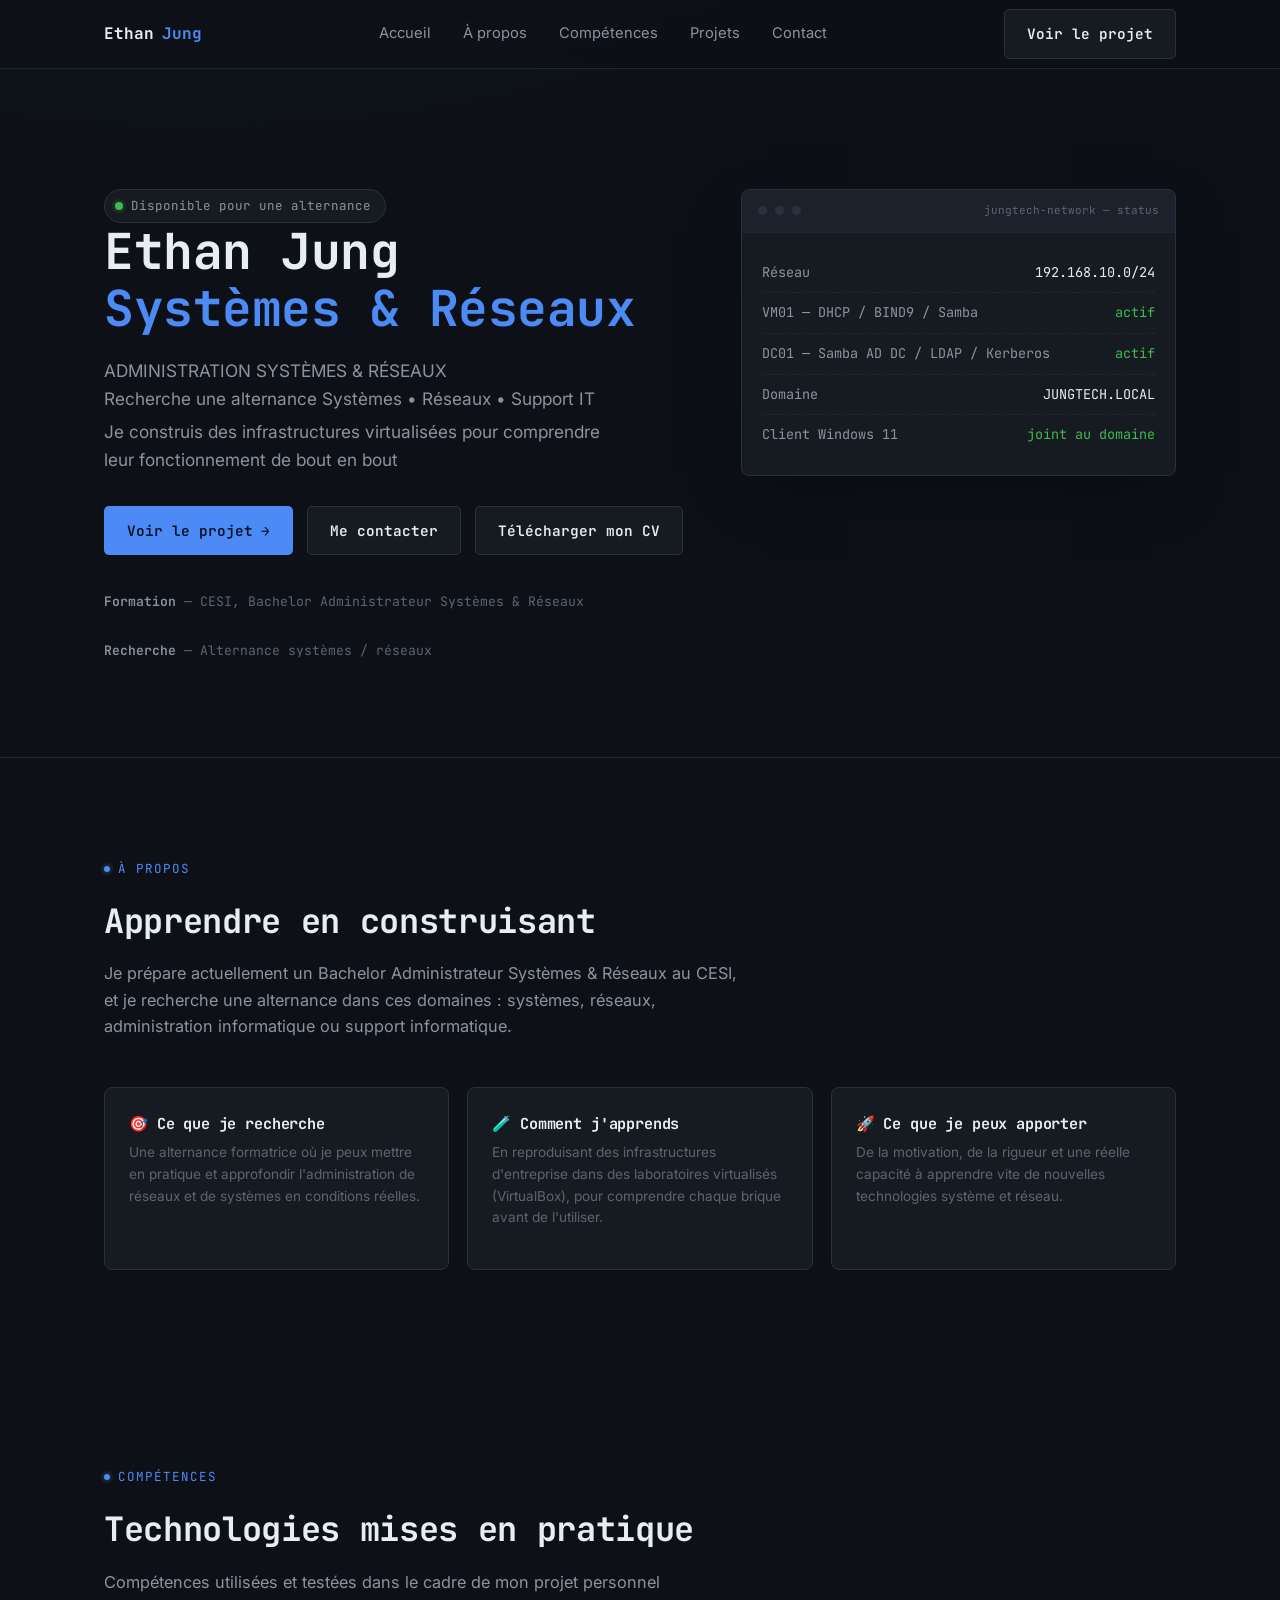
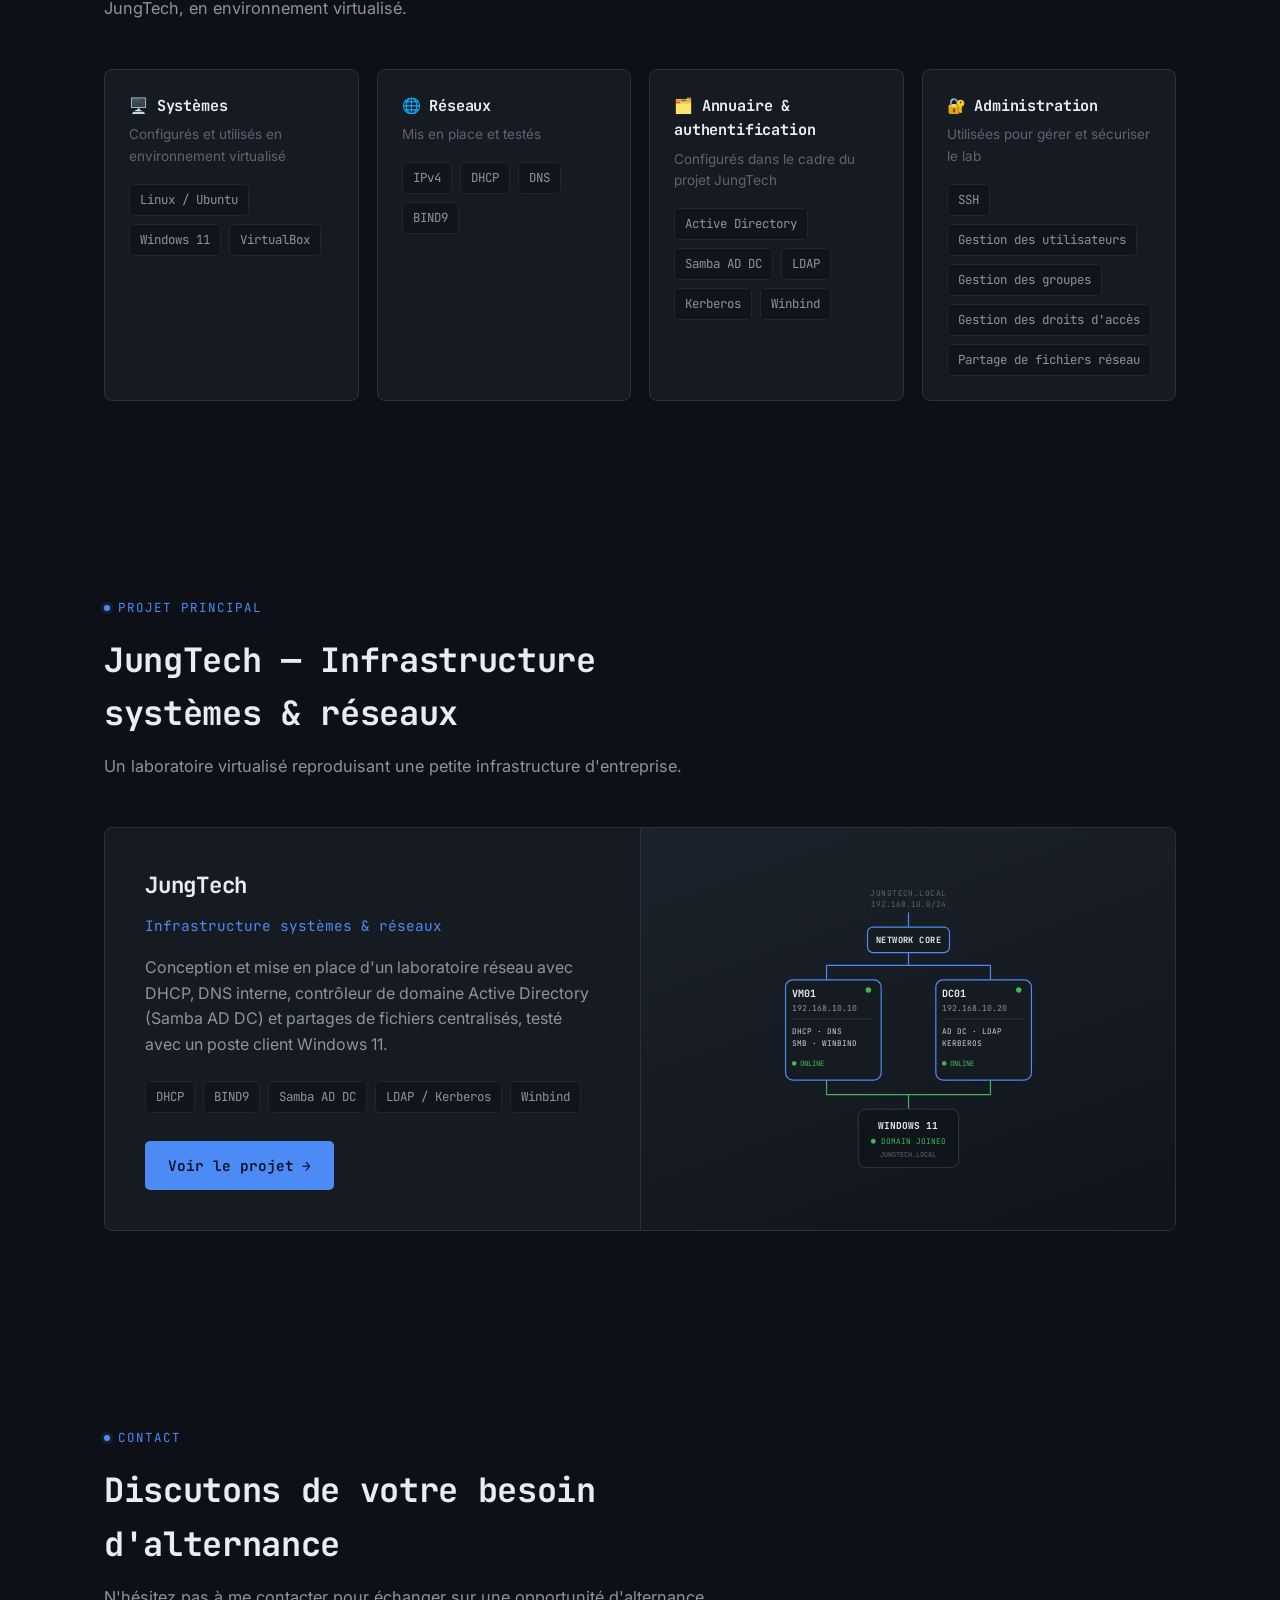
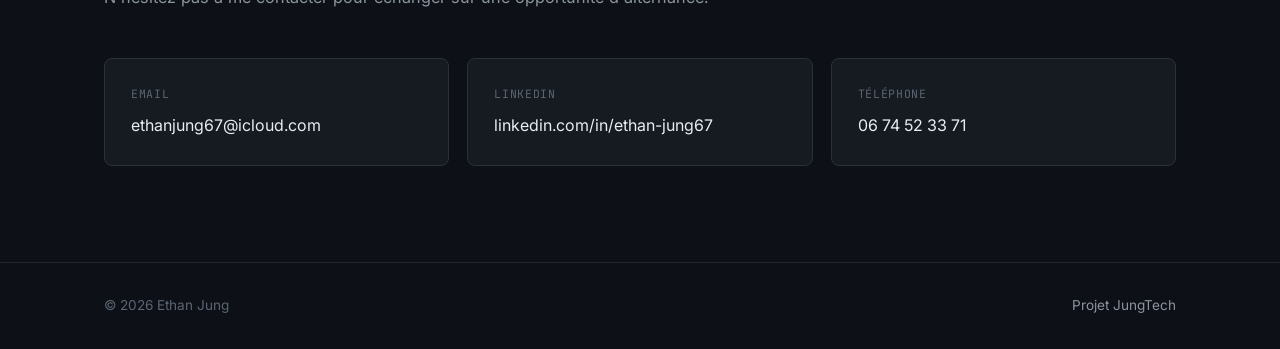
<file: index.html>
<!DOCTYPE html>
<html lang="fr">
<head>
<link rel="icon" type="image/svg+xml" href="favicon.svg">
<link rel="icon" type="image/png" sizes="32x32" href="favicon-32.png">
<link rel="apple-touch-icon" href="apple-touch-icon.png">
<meta charset="UTF-8">
<meta name="viewport" content="width=device-width, initial-scale=1.0">
<title>Ethan Jung — Portfolio Systèmes &amp; Réseaux</title>
<meta name="description" content="Portfolio d'Ethan Jung, à la recherche d'une alternance en systèmes et réseaux. Projet JungTech : infrastructure Active Directory, DHCP, DNS et partages Samba.">
<link rel="preconnect" href="https://fonts.googleapis.com">
<link rel="preconnect" href="https://fonts.gstatic.com" crossorigin>
<link href="https://fonts.googleapis.com/css2?family=Inter:wght@400;500;600;700&family=JetBrains+Mono:wght@500;700&display=swap" rel="stylesheet">
<link rel="stylesheet" href="style.css">
</head>
<body>
<header class="site-header">
  <nav class="nav container" id="nav">
    <a href="index.html" class="logo">Ethan<span>Jung</span></a>
    <ul class="nav-links">
      <li><a href="#accueil">Accueil</a></li>
      <li><a href="#a-propos">À propos</a></li>
      <li><a href="#competences">Compétences</a></li>
      <li><a href="#projets">Projets</a></li>
      <li><a href="#contact">Contact</a></li>
    </ul>
    <div class="nav-cta">
      <a href="Infra-Reseau.html" class="btn btn-outline">Voir le projet</a>
    </div>
    <button class="nav-toggle" id="navToggle" aria-label="Ouvrir le menu" aria-expanded="false">
      <span></span><span></span><span></span>
    </button>
  </nav>
</header>

<main>

  <!-- ============ HERO ============ -->
  <section class="hero" id="accueil">
    <div class="container hero-grid">
      <div>
        <div class="status-pill">
          <span class="status-dot"></span>
          Disponible pour une alternance
        </div>
        <h1>Ethan Jung<br><span class="accent">Systèmes &amp; Réseaux</span></h1>
        <p class="hero-lead" style="margin-bottom: 6px;">
          ADMINISTRATION SYSTÈMES &amp; RÉSEAUX<br>
          Recherche une alternance Systèmes • Réseaux • Support IT
        </p>
        <p class="hero-lead">
          Je construis des infrastructures virtualisées pour comprendre leur fonctionnement de bout en bout
        </p>
        <div class="hero-actions">
          <a href="Infra-Reseau.html" class="btn btn-primary">
            Voir le projet <span class="btn-arrow">→</span>
          </a>
          <a href="#contact" class="btn btn-outline">Me contacter</a>
          <a href="CV JUNG Ethan Alternance 2026.pdf" class="btn btn-outline" download>Télécharger mon CV</a>
        </div>
        <div class="hero-meta">
          <span><strong>Formation</strong> — CESI, Bachelor Administrateur Systèmes &amp; Réseaux</span>
          <span><strong>Recherche</strong> — Alternance systèmes / réseaux</span>
        </div>
      </div>

      <div class="hero-panel" aria-hidden="true">
        <div class="hero-panel-bar">
          <span class="dot"></span><span class="dot"></span><span class="dot"></span>
          <span class="label">jungtech-network — status</span>
        </div>
        <div class="hero-panel-body">
          <div class="hero-panel-row"><span>Réseau</span><span class="val">192.168.10.0/24</span></div>
          <div class="hero-panel-row"><span>VM01 — DHCP / BIND9 / Samba</span><span class="val ok">actif</span></div>
          <div class="hero-panel-row"><span>DC01 — Samba AD DC / LDAP / Kerberos</span><span class="val ok">actif</span></div>
          <div class="hero-panel-row"><span>Domaine</span><span class="val">JUNGTECH.LOCAL</span></div>
          <div class="hero-panel-row"><span>Client Windows 11</span><span class="val ok">joint au domaine</span></div>
        </div>
      </div>
    </div>
  </section>

  <!-- ============ À PROPOS ============ -->
  <section id="a-propos">
    <div class="container">
      <div class="eyebrow">À propos</div>
      <div class="section-intro">
        <h2>Apprendre en construisant</h2>
        <p>
          Je prépare actuellement un Bachelor Administrateur Systèmes &amp; Réseaux au CESI,
          et je recherche une alternance dans ces domaines : systèmes, réseaux, administration
          informatique ou support informatique.
        </p>
      </div>
      <div class="skills-grid">
        <div class="skill-card">
          <h3>🎯 Ce que je recherche</h3>
          <p class="cat-desc">
            Une alternance formatrice où je peux mettre en pratique et approfondir
            l'administration de réseaux et de systèmes en conditions réelles.
          </p>
        </div>
        <div class="skill-card">
          <h3>🧪 Comment j'apprends</h3>
          <p class="cat-desc">
            En reproduisant des infrastructures d'entreprise dans des laboratoires
            virtualisés (VirtualBox), pour comprendre chaque brique avant de l'utiliser.
          </p>
        </div>
        <div class="skill-card">
          <h3>🚀 Ce que je peux apporter</h3>
          <p class="cat-desc">
            De la motivation, de la rigueur et une réelle capacité à apprendre vite
            de nouvelles technologies système et réseau.
          </p>
        </div>
      </div>
    </div>
  </section>

  <!-- ============ COMPÉTENCES ============ -->
  <section id="competences">
    <div class="container">
      <div class="eyebrow">Compétences</div>
      <div class="section-intro">
        <h2>Technologies mises en pratique</h2>
        <p>
          Compétences utilisées et testées dans le cadre de mon projet personnel
          JungTech, en environnement virtualisé.
        </p>
      </div>

      <div class="skills-grid">
        <div class="skill-card">
          <h3>🖥️ Systèmes</h3>
          <p class="cat-desc">Configurés et utilisés en environnement virtualisé</p>
          <div class="skill-tags">
            <span class="skill-tag">Linux / Ubuntu</span>
            <span class="skill-tag">Windows 11</span>
            <span class="skill-tag">VirtualBox</span>
          </div>
        </div>

        <div class="skill-card">
          <h3>🌐 Réseaux</h3>
          <p class="cat-desc">Mis en place et testés</p>
          <div class="skill-tags">
            <span class="skill-tag">IPv4</span>
            <span class="skill-tag">DHCP</span>
            <span class="skill-tag">DNS</span>
            <span class="skill-tag">BIND9</span>
          </div>
        </div>

        <div class="skill-card">
          <h3>🗂️ Annuaire &amp; authentification</h3>
          <p class="cat-desc">Configurés dans le cadre du projet JungTech</p>
          <div class="skill-tags">
            <span class="skill-tag">Active Directory</span>
            <span class="skill-tag">Samba AD DC</span>
            <span class="skill-tag">LDAP</span>
            <span class="skill-tag">Kerberos</span>
            <span class="skill-tag">Winbind</span>
          </div>
        </div>

        <div class="skill-card">
          <h3>🔐 Administration</h3>
          <p class="cat-desc">Utilisées pour gérer et sécuriser le lab</p>
          <div class="skill-tags">
            <span class="skill-tag">SSH</span>
            <span class="skill-tag">Gestion des utilisateurs</span>
            <span class="skill-tag">Gestion des groupes</span>
            <span class="skill-tag">Gestion des droits d'accès</span>
            <span class="skill-tag">Partage de fichiers réseau</span>
          </div>
        </div>
      </div>
    </div>
  </section>

  <!-- ============ PROJETS ============ -->
  <section id="projets">
    <div class="container">
      <div class="eyebrow">Projet principal</div>
      <div class="section-intro">
        <h2>JungTech — Infrastructure systèmes &amp; réseaux</h2>
        <p>Un laboratoire virtualisé reproduisant une petite infrastructure d'entreprise.</p>
      </div>

      <div class="project-card">
        <div class="project-card-content">
          <h3>JungTech</h3>
          <div class="subtitle">Infrastructure systèmes &amp; réseaux</div>
          <p>
            Conception et mise en place d'un laboratoire réseau avec DHCP, DNS interne,
            contrôleur de domaine Active Directory (Samba AD DC) et partages de fichiers
            centralisés, testé avec un poste client Windows 11.
          </p>
          <div class="project-tags">
            <span class="skill-tag">DHCP</span>
            <span class="skill-tag">BIND9</span>
            <span class="skill-tag">Samba AD DC</span>
            <span class="skill-tag">LDAP / Kerberos</span>
            <span class="skill-tag">Winbind</span>
          </div>
          <div>
            <a href="Infra-Reseau.html" class="btn btn-primary">
              Voir le projet <span class="btn-arrow">→</span>
            </a>
          </div>
        </div>
        <div class="project-visual" aria-hidden="true">
          <svg viewBox="10 2 280 313" xmlns="http://www.w3.org/2000/svg" role="img" aria-label="Architecture JungTech : réseau 192.168.10.0/24 reliant VM01 (DHCP, DNS, SMB, Winbind) et DC01 (AD DC, LDAP, Kerberos) à un client Windows 11 joint au domaine JUNGTECH.LOCAL.">
            <!-- En-tête discret : domaine / réseau -->
            <text x="150" y="12" fill="#5b6572" font-family="JetBrains Mono, monospace" font-size="8.5" text-anchor="middle" letter-spacing="0.5">JUNGTECH.LOCAL</text>
            <text x="150" y="24" fill="#5b6572" font-family="JetBrains Mono, monospace" font-size="8.5" text-anchor="middle">192.168.10.0/24</text>
            <!-- Tronc vers le cœur de réseau -->
            <line x1="150" y1="30" x2="150" y2="46" stroke="#4c8bf5" stroke-width="1.3"></line>
            <!-- Network core -->
            <rect x="105" y="46" width="90" height="28" rx="6" fill="#161b22" stroke="#4c8bf5" stroke-width="1.3"></rect>
            <text x="150" y="64" fill="#e6edf3" font-family="JetBrains Mono, monospace" font-size="9.5" font-weight="700" text-anchor="middle" letter-spacing="0.5">NETWORK CORE</text>
            <!-- Répartition vers VM01 / DC01 -->
            <line x1="150" y1="74" x2="150" y2="88" stroke="#4c8bf5" stroke-width="1.3"></line>
            <line x1="60" y1="88" x2="240" y2="88" stroke="#4c8bf5" stroke-width="1.3"></line>
            <line x1="60" y1="88" x2="60" y2="104" stroke="#4c8bf5" stroke-width="1.3"></line>
            <line x1="240" y1="88" x2="240" y2="104" stroke="#4c8bf5" stroke-width="1.3"></line>
            <!-- Carte VM01 -->
            <rect x="15" y="104" width="105" height="110" rx="8" fill="#161b22" stroke="#4c8bf5" stroke-width="1.3"></rect>
            <circle cx="106" cy="115" r="3" fill="#3fb950"></circle>
            <text x="22" y="123" fill="#e6edf3" font-family="JetBrains Mono, monospace" font-size="11" font-weight="700">VM01</text>
            <text x="22" y="138" fill="#8b949e" font-family="JetBrains Mono, monospace" font-size="9">192.168.10.10</text>
            <line x1="22" y1="147" x2="112" y2="147" stroke="#2a313c" stroke-width="1"></line>
            <text x="22" y="163" fill="#c9d1d9" font-family="JetBrains Mono, monospace" font-size="8.5">DHCP · DNS</text>
            <text x="22" y="177" fill="#c9d1d9" font-family="JetBrains Mono, monospace" font-size="8.5">SMB · WINBIND</text>
            <text x="22" y="199" fill="#3fb950" font-family="JetBrains Mono, monospace" font-size="8">● ONLINE</text>
            <!-- Carte DC01 -->
            <rect x="180" y="104" width="105" height="110" rx="8" fill="#161b22" stroke="#4c8bf5" stroke-width="1.3"></rect>
            <circle cx="271" cy="115" r="3" fill="#3fb950"></circle>
            <text x="187" y="123" fill="#e6edf3" font-family="JetBrains Mono, monospace" font-size="11" font-weight="700">DC01</text>
            <text x="187" y="138" fill="#8b949e" font-family="JetBrains Mono, monospace" font-size="9">192.168.10.20</text>
            <line x1="187" y1="147" x2="277" y2="147" stroke="#2a313c" stroke-width="1"></line>
            <text x="187" y="163" fill="#c9d1d9" font-family="JetBrains Mono, monospace" font-size="8.5">AD DC · LDAP</text>
            <text x="187" y="177" fill="#c9d1d9" font-family="JetBrains Mono, monospace" font-size="8.5">KERBEROS</text>
            <text x="187" y="199" fill="#3fb950" font-family="JetBrains Mono, monospace" font-size="8">● ONLINE</text>
            <!-- Fusion vers le client -->
            <line x1="60" y1="214" x2="60" y2="230" stroke="#3fb950" stroke-width="1.3"></line>
            <line x1="240" y1="214" x2="240" y2="230" stroke="#3fb950" stroke-width="1.3"></line>
            <line x1="60" y1="230" x2="240" y2="230" stroke="#3fb950" stroke-width="1.3"></line>
            <line x1="150" y1="230" x2="150" y2="246" stroke="#3fb950" stroke-width="1.3"></line>
            <!-- Client Windows 11 -->
            <rect x="95" y="246" width="110" height="64" rx="8" fill="#10151c" stroke="#2a313c" stroke-width="1.3"></rect>
            <text x="150" y="268" fill="#e6edf3" font-family="JetBrains Mono, monospace" font-size="10.5" font-weight="700" text-anchor="middle">WINDOWS 11</text>
            <text x="150" y="284" fill="#3fb950" font-family="JetBrains Mono, monospace" font-size="8.5" text-anchor="middle">● DOMAIN JOINED</text>
            <text x="150" y="298" fill="#5b6572" font-family="JetBrains Mono, monospace" font-size="7.5" text-anchor="middle">JUNGTECH.LOCAL</text>
            </svg>
        </div>            
  </section>

  <!-- ============ CONTACT ============ -->
  <section id="contact">
    <div class="container">
      <div class="eyebrow">Contact</div>
      <div class="section-intro">
        <h2>Discutons de votre besoin d'alternance</h2>
        <p>N'hésitez pas à me contacter pour échanger sur une opportunité d'alternance.</p>
      </div>

      <div class="contact-grid">
        <a class="contact-card" href="mailto:ethanjung67@icloud.com">
          <div class="label">Email</div>
          <div class="value">ethanjung67@icloud.com</div>
        </a>
        <a class="contact-card" href="https://www.linkedin.com/in/ethan-jung67/" target="_blank" rel="noopener">
          <div class="label">LinkedIn</div>
          <div class="value">linkedin.com/in/ethan-jung67</div>
        </a>
        <a class="contact-card" href="tel:+33674523371">
          <div class="label">Téléphone</div>
          <div class="value">06 74 52 33 71</div>
        </a>
      </div>
    </div>
  </section>

</main>

<footer class="site-footer">
  <div class="container footer-row">
    <span>© <span id="year"></span> Ethan Jung</span>
    <span><a href="Infra-Reseau.html">Projet JungTech</a></span>
  </div>
</footer>

<script src="script.js"></script>
</body>
</html>
</file>
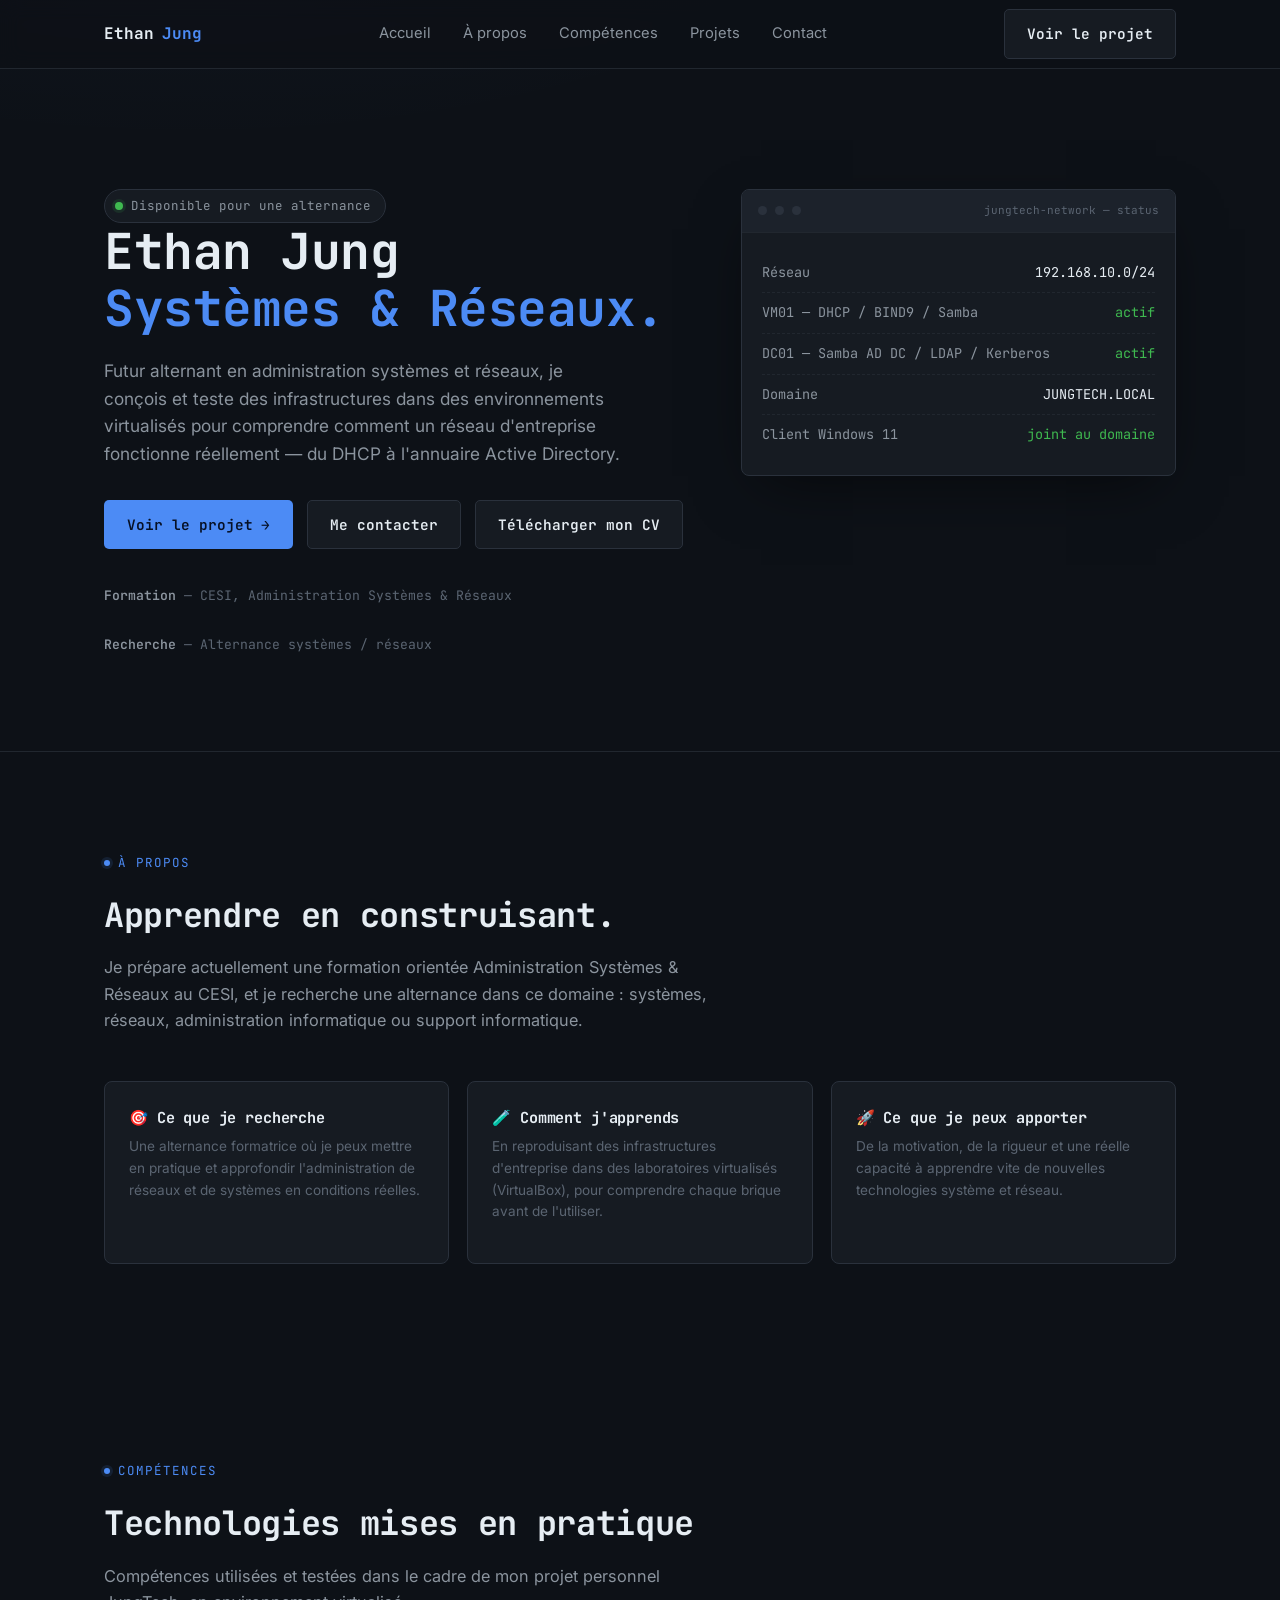
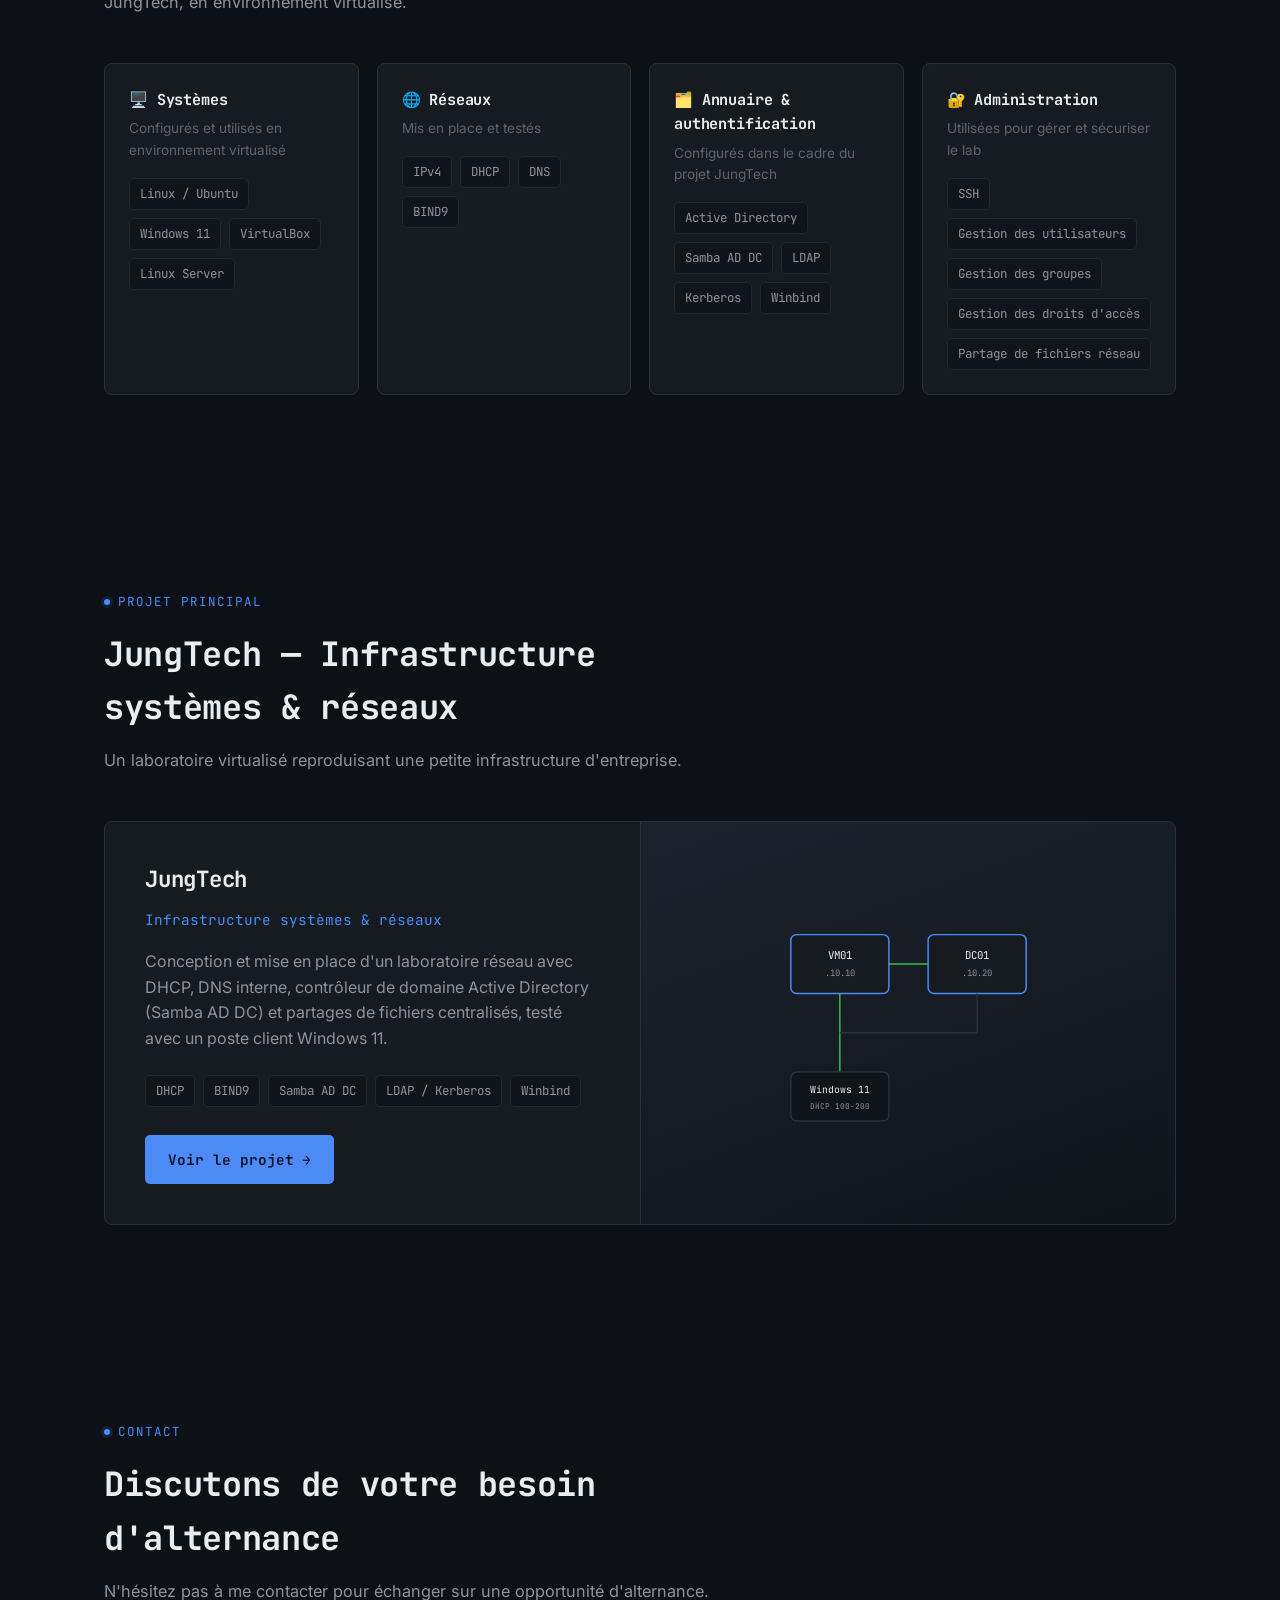
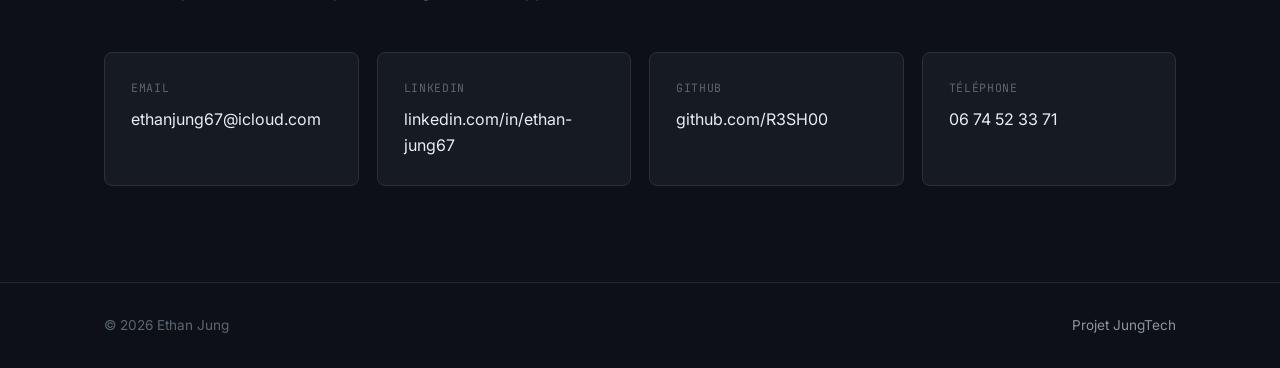
<file: index (1).html>
<!DOCTYPE html>
<html lang="fr">
<head>
<meta charset="UTF-8">
<meta name="viewport" content="width=device-width, initial-scale=1.0">
<title>Ethan Jung — Portfolio Systèmes &amp; Réseaux</title>
<meta name="description" content="Portfolio d'Ethan Jung, à la recherche d'une alternance en systèmes et réseaux. Projet JungTech : infrastructure Active Directory, DHCP, DNS et partages Samba.">
<link rel="preconnect" href="https://fonts.googleapis.com">
<link rel="preconnect" href="https://fonts.gstatic.com" crossorigin>
<link href="https://fonts.googleapis.com/css2?family=Inter:wght@400;500;600;700&family=JetBrains+Mono:wght@500;700&display=swap" rel="stylesheet">
<link rel="stylesheet" href="style.css">
</head>
<body>

<header class="site-header">
  <nav class="nav container" id="nav">
    <a href="index.html" class="logo">Ethan<span>Jung</span></a>
    <ul class="nav-links">
      <li><a href="#accueil">Accueil</a></li>
      <li><a href="#a-propos">À propos</a></li>
      <li><a href="#competences">Compétences</a></li>
      <li><a href="#projets">Projets</a></li>
      <li><a href="#contact">Contact</a></li>
    </ul>
    <div class="nav-cta">
      <a href="Infra-Reseau.html" class="btn btn-outline">Voir le projet</a>
    </div>
    <button class="nav-toggle" id="navToggle" aria-label="Ouvrir le menu" aria-expanded="false">
      <span></span><span></span><span></span>
    </button>
  </nav>
</header>

<main>

  <!-- ============ HERO ============ -->
  <section class="hero" id="accueil">
    <div class="container hero-grid">
      <div>
        <div class="status-pill">
          <span class="status-dot"></span>
          Disponible pour une alternance
        </div>
        <h1>Ethan Jung<br><span class="accent">Systèmes &amp; Réseaux.</span></h1>
        <p class="hero-lead">
          Futur alternant en administration systèmes et réseaux, je conçois et teste
          des infrastructures dans des environnements virtualisés pour comprendre
          comment un réseau d'entreprise fonctionne réellement — du DHCP à l'annuaire Active Directory.
        </p>
        <div class="hero-actions">
          <a href="Infra-Reseau.html" class="btn btn-primary">
            Voir le projet <span class="btn-arrow">→</span>
          </a>
          <a href="#contact" class="btn btn-outline">Me contacter</a>
          <!-- Ajuste le nom de fichier ci-dessous s'il diffère dans ton dépôt -->
          <a href="CV-Ethan-Jung.pdf" class="btn btn-outline" download>Télécharger mon CV</a>
        </div>
        <div class="hero-meta">
          <span><strong>Formation</strong> — CESI, Administration Systèmes &amp; Réseaux</span>
          <span><strong>Recherche</strong> — Alternance systèmes / réseaux</span>
        </div>
      </div>

      <div class="hero-panel" aria-hidden="true">
        <div class="hero-panel-bar">
          <span class="dot"></span><span class="dot"></span><span class="dot"></span>
          <span class="label">jungtech-network — status</span>
        </div>
        <div class="hero-panel-body">
          <div class="hero-panel-row"><span>Réseau</span><span class="val">192.168.10.0/24</span></div>
          <div class="hero-panel-row"><span>VM01 — DHCP / BIND9 / Samba</span><span class="val ok">actif</span></div>
          <div class="hero-panel-row"><span>DC01 — Samba AD DC / LDAP / Kerberos</span><span class="val ok">actif</span></div>
          <div class="hero-panel-row"><span>Domaine</span><span class="val">JUNGTECH.LOCAL</span></div>
          <div class="hero-panel-row"><span>Client Windows 11</span><span class="val ok">joint au domaine</span></div>
        </div>
      </div>
    </div>
  </section>

  <!-- ============ À PROPOS ============ -->
  <section id="a-propos">
    <div class="container">
      <div class="eyebrow">À propos</div>
      <div class="section-intro">
        <h2>Apprendre en construisant.</h2>
        <p>
          Je prépare actuellement une formation orientée Administration Systèmes &amp; Réseaux au CESI,
          et je recherche une alternance dans ce domaine : systèmes, réseaux, administration
          informatique ou support informatique.
        </p>
      </div>
      <div class="skills-grid">
        <div class="skill-card">
          <h3>🎯 Ce que je recherche</h3>
          <p class="cat-desc">
            Une alternance formatrice où je peux mettre en pratique et approfondir
            l'administration de réseaux et de systèmes en conditions réelles.
          </p>
        </div>
        <div class="skill-card">
          <h3>🧪 Comment j'apprends</h3>
          <p class="cat-desc">
            En reproduisant des infrastructures d'entreprise dans des laboratoires
            virtualisés (VirtualBox), pour comprendre chaque brique avant de l'utiliser.
          </p>
        </div>
        <div class="skill-card">
          <h3>🚀 Ce que je peux apporter</h3>
          <p class="cat-desc">
            De la motivation, de la rigueur et une réelle capacité à apprendre vite
            de nouvelles technologies système et réseau.
          </p>
        </div>
      </div>
    </div>
  </section>

  <!-- ============ COMPÉTENCES ============ -->
  <section id="competences">
    <div class="container">
      <div class="eyebrow">Compétences</div>
      <div class="section-intro">
        <h2>Technologies mises en pratique</h2>
        <p>
          Compétences utilisées et testées dans le cadre de mon projet personnel
          JungTech, en environnement virtualisé.
        </p>
      </div>

      <div class="skills-grid">
        <div class="skill-card">
          <h3>🖥️ Systèmes</h3>
          <p class="cat-desc">Configurés et utilisés en environnement virtualisé</p>
          <div class="skill-tags">
            <span class="skill-tag">Linux / Ubuntu</span>
            <span class="skill-tag">Windows 11</span>
            <span class="skill-tag">VirtualBox</span>
            <span class="skill-tag">Linux Server</span>
          </div>
        </div>

        <div class="skill-card">
          <h3>🌐 Réseaux</h3>
          <p class="cat-desc">Mis en place et testés</p>
          <div class="skill-tags">
            <span class="skill-tag">IPv4</span>
            <span class="skill-tag">DHCP</span>
            <span class="skill-tag">DNS</span>
            <span class="skill-tag">BIND9</span>
          </div>
        </div>

        <div class="skill-card">
          <h3>🗂️ Annuaire &amp; authentification</h3>
          <p class="cat-desc">Configurés dans le cadre du projet JungTech</p>
          <div class="skill-tags">
            <span class="skill-tag">Active Directory</span>
            <span class="skill-tag">Samba AD DC</span>
            <span class="skill-tag">LDAP</span>
            <span class="skill-tag">Kerberos</span>
            <span class="skill-tag">Winbind</span>
          </div>
        </div>

        <div class="skill-card">
          <h3>🔐 Administration</h3>
          <p class="cat-desc">Utilisées pour gérer et sécuriser le lab</p>
          <div class="skill-tags">
            <span class="skill-tag">SSH</span>
            <span class="skill-tag">Gestion des utilisateurs</span>
            <span class="skill-tag">Gestion des groupes</span>
            <span class="skill-tag">Gestion des droits d'accès</span>
            <span class="skill-tag">Partage de fichiers réseau</span>
          </div>
        </div>
      </div>
    </div>
  </section>

  <!-- ============ PROJETS ============ -->
  <section id="projets">
    <div class="container">
      <div class="eyebrow">Projet principal</div>
      <div class="section-intro">
        <h2>JungTech — Infrastructure systèmes &amp; réseaux</h2>
        <p>Un laboratoire virtualisé reproduisant une petite infrastructure d'entreprise.</p>
      </div>

      <div class="project-card">
        <div class="project-card-content">
          <h3>JungTech</h3>
          <div class="subtitle">Infrastructure systèmes &amp; réseaux</div>
          <p>
            Conception et mise en place d'un laboratoire réseau avec DHCP, DNS interne,
            contrôleur de domaine Active Directory (Samba AD DC) et partages de fichiers
            centralisés, testé avec un poste client Windows 11.
          </p>
          <div class="project-tags">
            <span class="skill-tag">DHCP</span>
            <span class="skill-tag">BIND9</span>
            <span class="skill-tag">Samba AD DC</span>
            <span class="skill-tag">LDAP / Kerberos</span>
            <span class="skill-tag">Winbind</span>
          </div>
          <div>
            <a href="Infra-Reseau.html" class="btn btn-primary">
              Voir le projet <span class="btn-arrow">→</span>
            </a>
          </div>
        </div>
        <div class="project-visual" aria-hidden="true">
          <svg width="260" height="220" viewBox="0 0 260 220" fill="none" xmlns="http://www.w3.org/2000/svg">
            <rect x="10" y="20" width="100" height="60" rx="6" stroke="#4c8bf5" stroke-width="1.5" fill="#161b22"/>
            <text x="60" y="45" fill="#e6edf3" font-family="JetBrains Mono, monospace" font-size="11" text-anchor="middle">VM01</text>
            <text x="60" y="62" fill="#8b949e" font-family="JetBrains Mono, monospace" font-size="9" text-anchor="middle">.10.10</text>
            <rect x="150" y="20" width="100" height="60" rx="6" stroke="#4c8bf5" stroke-width="1.5" fill="#161b22"/>
            <text x="200" y="45" fill="#e6edf3" font-family="JetBrains Mono, monospace" font-size="11" text-anchor="middle">DC01</text>
            <text x="200" y="62" fill="#8b949e" font-family="JetBrains Mono, monospace" font-size="9" text-anchor="middle">.10.20</text>
            <line x1="110" y1="50" x2="150" y2="50" stroke="#3fb950" stroke-width="1.5"/>
            <line x1="60" y1="80" x2="60" y2="160" stroke="#3fb950" stroke-width="1.5"/>
            <line x1="60" y1="120" x2="200" y2="120" stroke="#2a313c" stroke-width="1.5"/>
            <line x1="200" y1="80" x2="200" y2="120" stroke="#2a313c" stroke-width="1.5"/>
            <rect x="10" y="160" width="100" height="50" rx="6" stroke="#2a313c" stroke-width="1.5" fill="#10151c"/>
            <text x="60" y="182" fill="#e6edf3" font-family="JetBrains Mono, monospace" font-size="10" text-anchor="middle">Windows 11</text>
            <text x="60" y="198" fill="#8b949e" font-family="JetBrains Mono, monospace" font-size="8" text-anchor="middle">DHCP 100-200</text>
          </svg>
        </div>
      </div>
    </div>
  </section>

  <!-- ============ CONTACT ============ -->
  <section id="contact">
    <div class="container">
      <div class="eyebrow">Contact</div>
      <div class="section-intro">
        <h2>Discutons de votre besoin d'alternance</h2>
        <p>N'hésitez pas à me contacter pour échanger sur une opportunité d'alternance.</p>
      </div>

      <div class="contact-grid">
        <a class="contact-card" href="mailto:ethanjung67@icloud.com">
          <div class="label">Email</div>
          <div class="value">ethanjung67@icloud.com</div>
        </a>
        <a class="contact-card" href="https://www.linkedin.com/in/ethan-jung67/" target="_blank" rel="noopener">
          <div class="label">LinkedIn</div>
          <div class="value">linkedin.com/in/ethan-jung67</div>
        </a>
        <a class="contact-card" href="https://github.com/R3SH00" target="_blank" rel="noopener">
          <div class="label">GitHub</div>
          <div class="value">github.com/R3SH00</div>
        </a>
        <a class="contact-card" href="tel:+33674523371">
          <div class="label">Téléphone</div>
          <div class="value">06 74 52 33 71</div>
        </a>
      </div>
    </div>
  </section>

</main>

<footer class="site-footer">
  <div class="container footer-row">
    <span>© <span id="year"></span> Ethan Jung</span>
    <span><a href="Infra-Reseau.html">Projet JungTech</a></span>
  </div>
</footer>

<script src="script.js"></script>
</body>
</html>
</file>
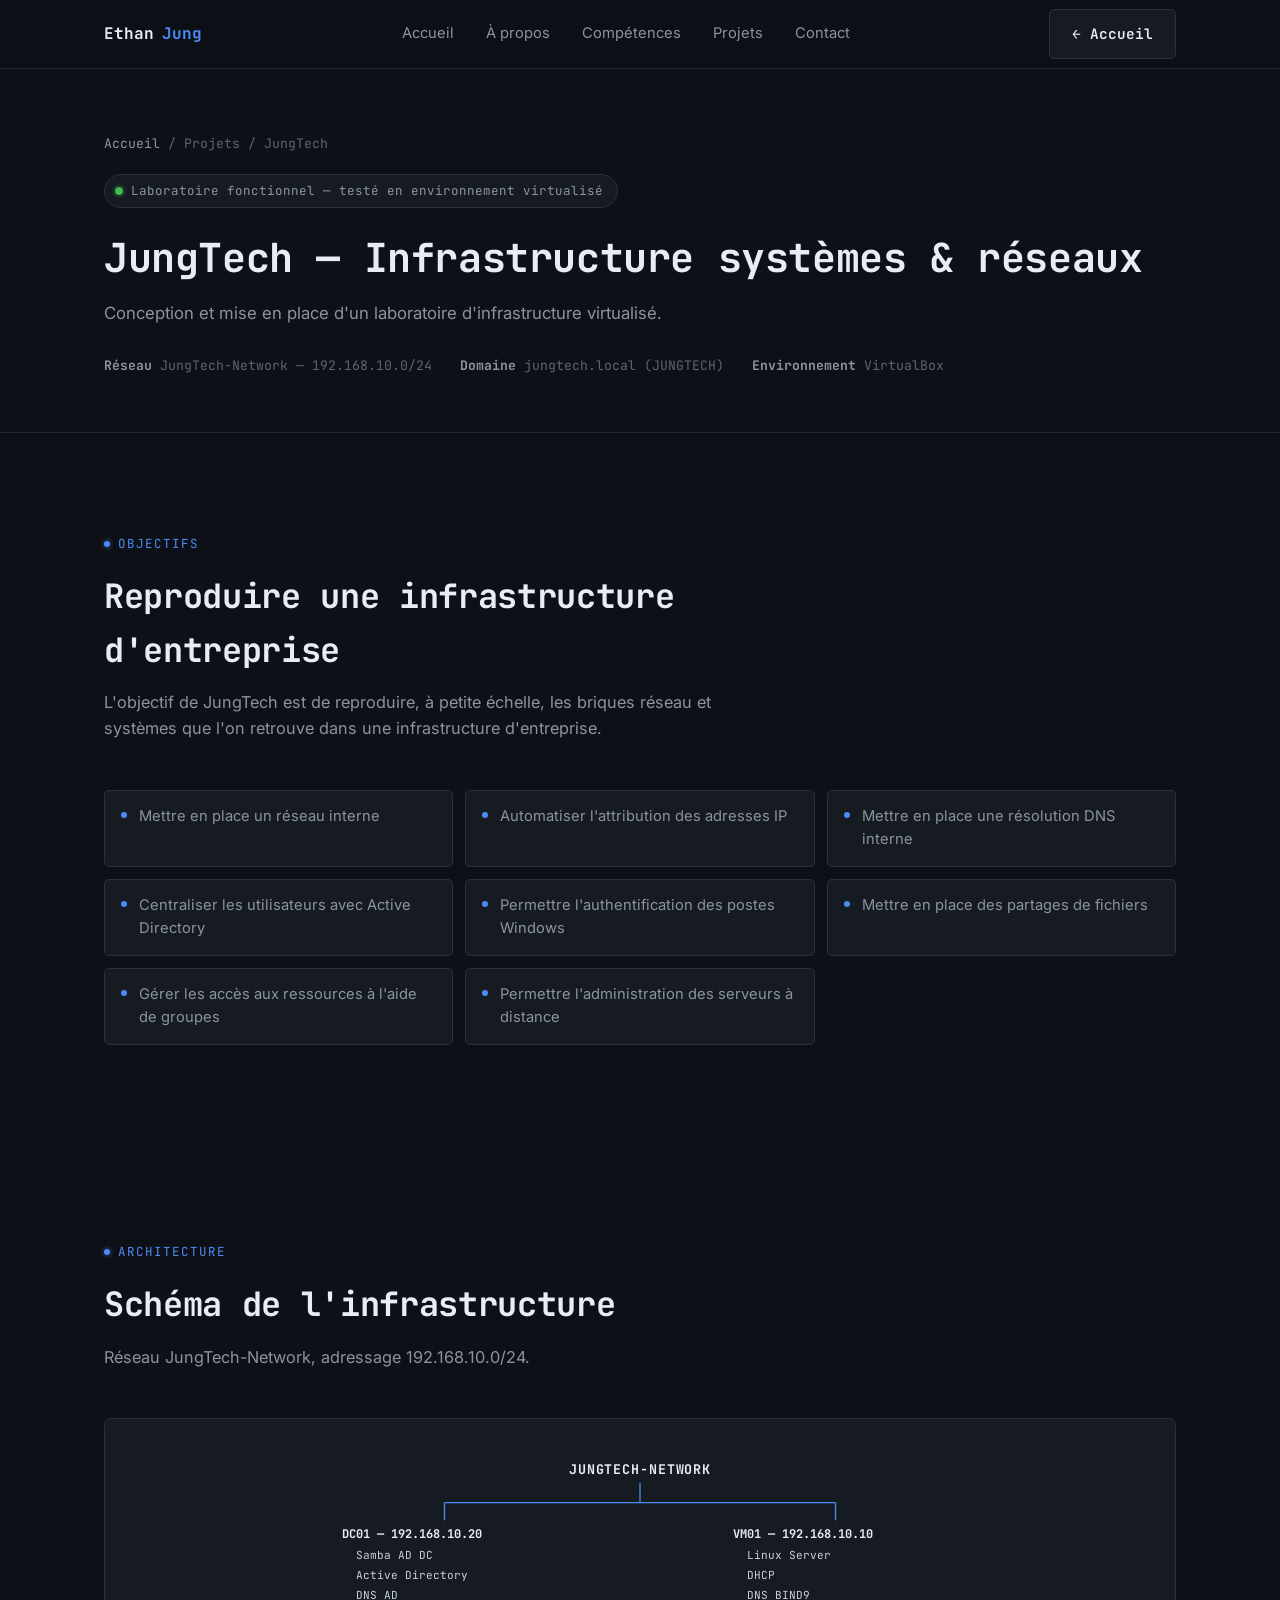
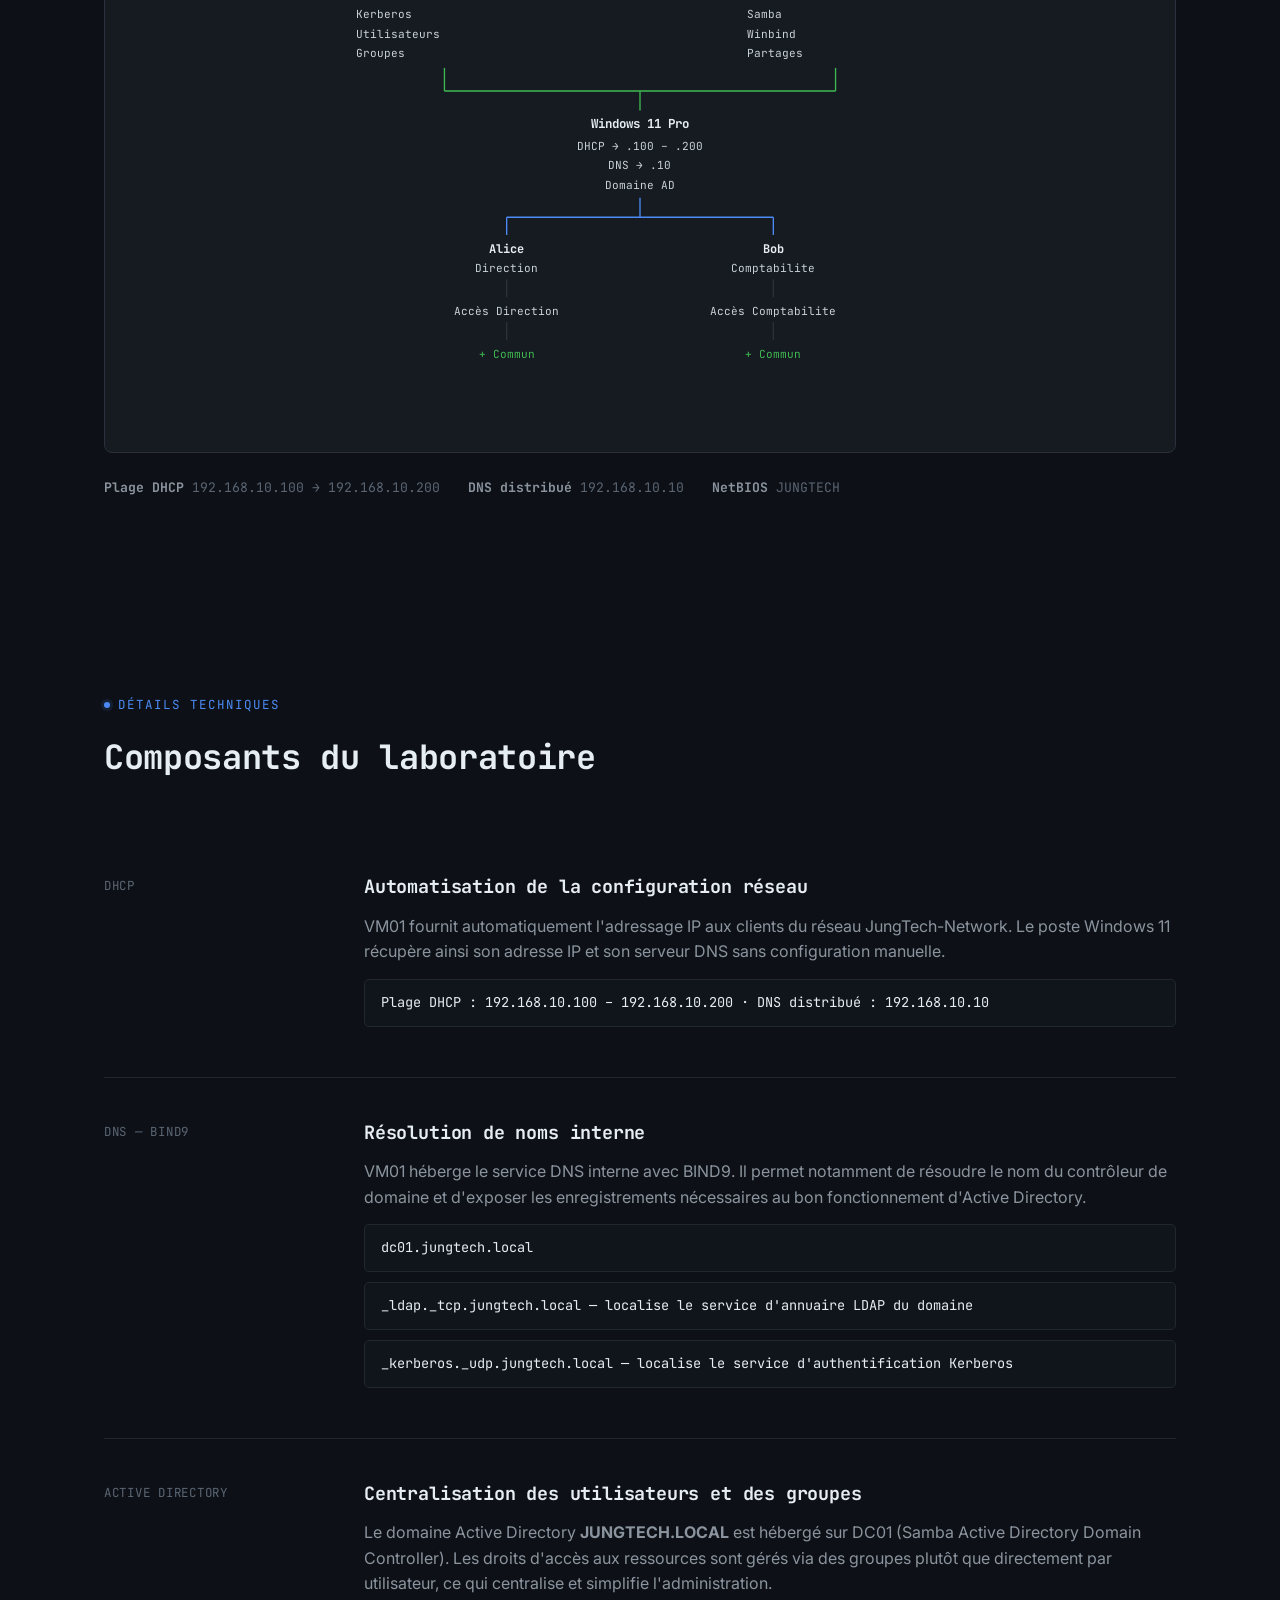
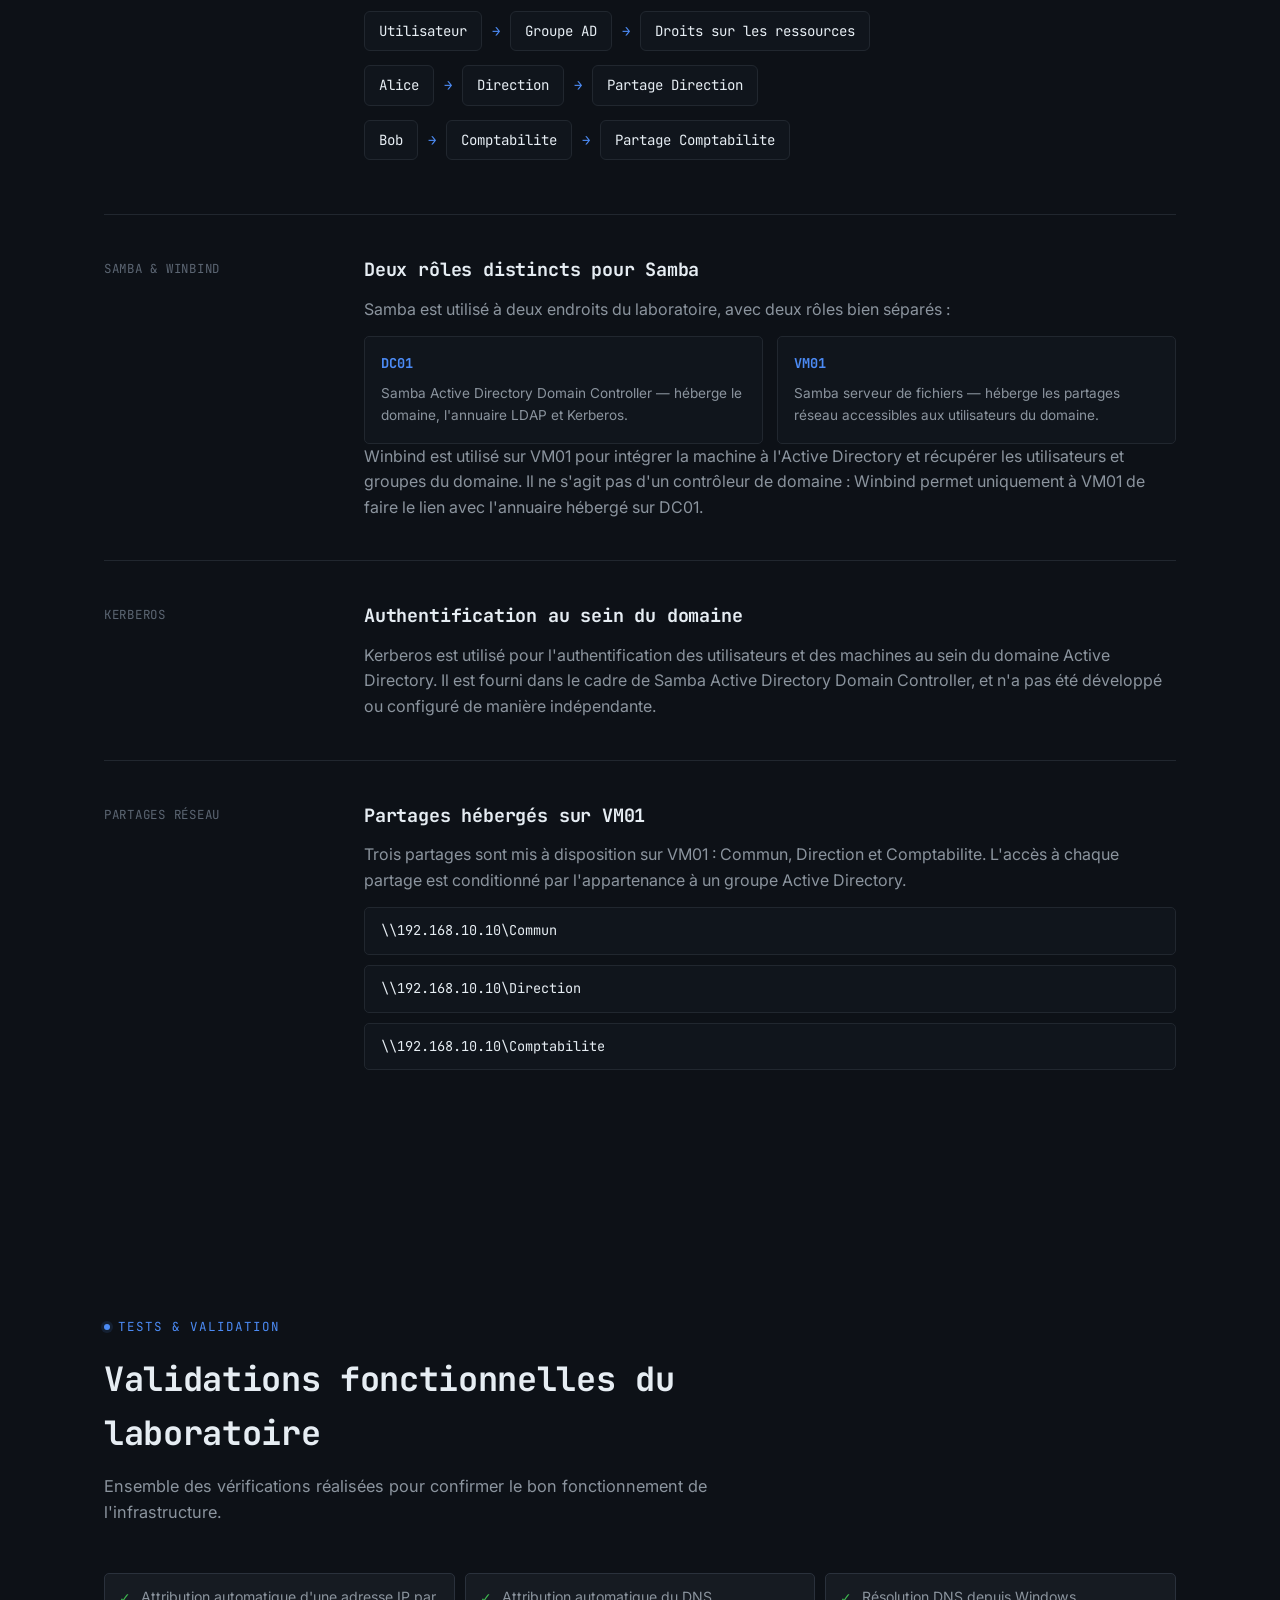
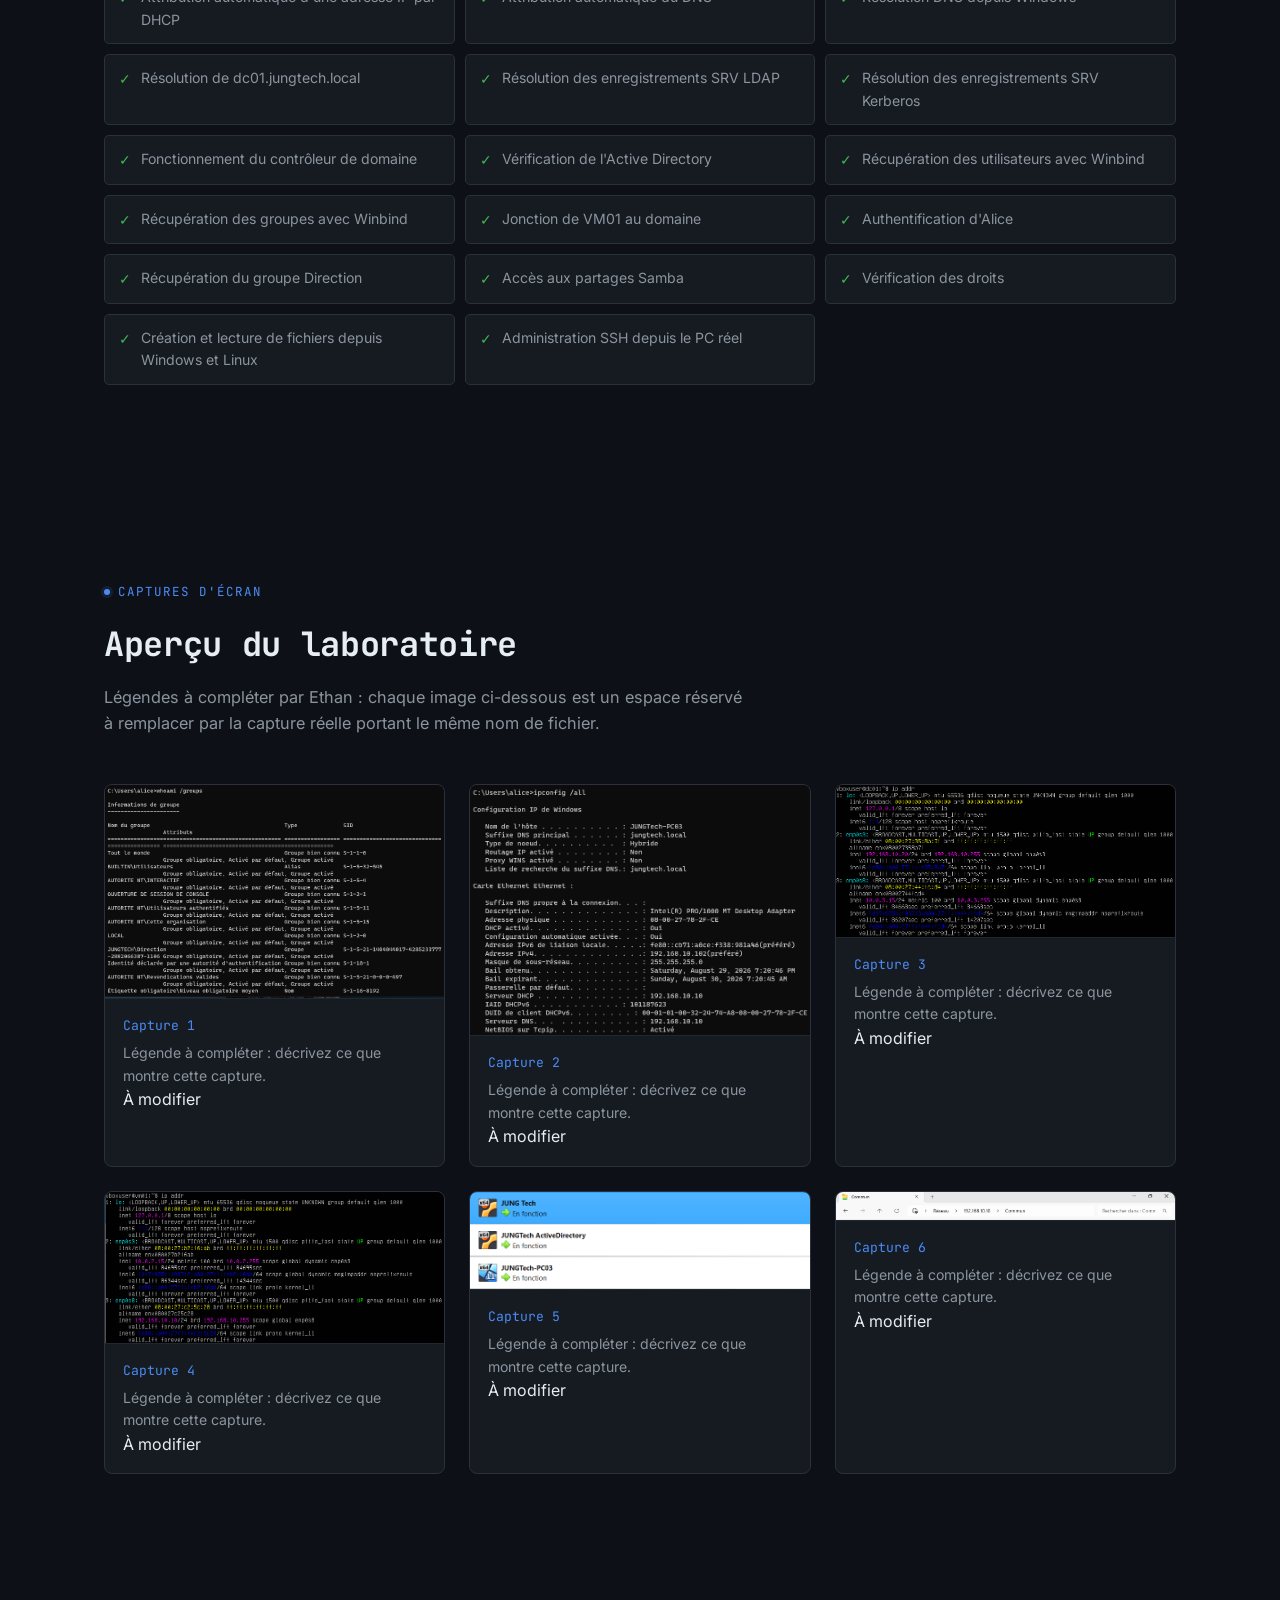
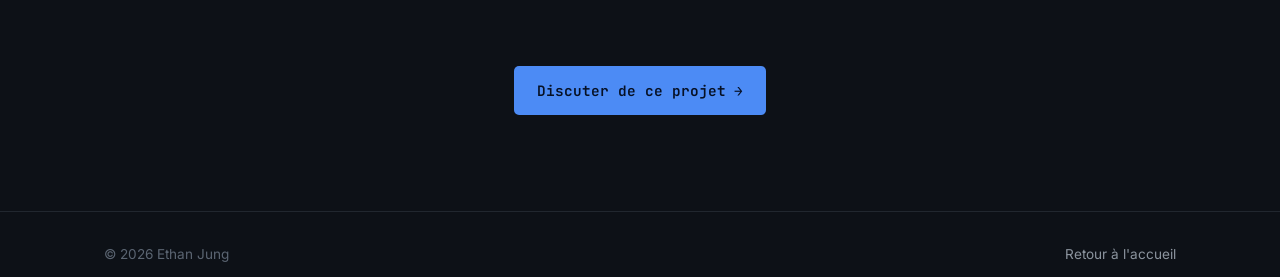
<file: Infra-Reseau (1).html>
<!DOCTYPE html>
<html lang="fr">
<head>
<meta charset="UTF-8">
<meta name="viewport" content="width=device-width, initial-scale=1.0">
<title>JungTech — Infrastructure systèmes &amp; réseaux | Ethan Jung</title>
<meta name="description" content="Détail du projet JungTech : laboratoire virtualisé DHCP, DNS BIND9, Active Directory (Samba AD DC), Winbind, Kerberos et partages Samba.">
<link rel="preconnect" href="https://fonts.googleapis.com">
<link rel="preconnect" href="https://fonts.gstatic.com" crossorigin>
<link href="https://fonts.googleapis.com/css2?family=Inter:wght@400;500;600;700&family=JetBrains+Mono:wght@500;700&display=swap" rel="stylesheet">
<link rel="stylesheet" href="style.css">
</head>
<body>

<header class="site-header">
  <nav class="nav container" id="nav">
    <a href="index.html" class="logo">Ethan<span>Jung</span></a>
    <ul class="nav-links">
      <li><a href="index.html#accueil">Accueil</a></li>
      <li><a href="index.html#a-propos">À propos</a></li>
      <li><a href="index.html#competences">Compétences</a></li>
      <li><a href="index.html#projets">Projets</a></li>
      <li><a href="index.html#contact">Contact</a></li>
    </ul>
    <div class="nav-cta">
      <a href="index.html" class="btn btn-outline">← Accueil</a>
    </div>
    <button class="nav-toggle" id="navToggle" aria-label="Ouvrir le menu" aria-expanded="false">
      <span></span><span></span><span></span>
    </button>
  </nav>
</header>

<main>

  <!-- ============ HERO PROJET ============ -->
  <section class="page-hero">
    <div class="container">
      <div class="breadcrumb"><a href="index.html">Accueil</a> / Projets / JungTech</div>
      <div class="status-pill" style="margin-bottom:18px;">
        <span class="status-dot"></span> Laboratoire fonctionnel — testé en environnement virtualisé
      </div>
      <h1>JungTech — Infrastructure systèmes &amp; réseaux</h1>
      <p class="subtitle">Conception et mise en place d'un laboratoire d'infrastructure virtualisé.</p>
      <div class="info-strip">
        <span><strong>Réseau</strong> JungTech-Network — 192.168.10.0/24</span>
        <span><strong>Domaine</strong> jungtech.local (JUNGTECH)</span>
        <span><strong>Environnement</strong> VirtualBox</span>
      </div>
    </div>
  </section>

  <!-- ============ OBJECTIFS ============ -->
  <section>
    <div class="container">
      <div class="eyebrow">Objectifs</div>
      <div class="section-intro">
        <h2>Reproduire une infrastructure d'entreprise</h2>
        <p>
          L'objectif de JungTech est de reproduire, à petite échelle, les briques
          réseau et systèmes que l'on retrouve dans une infrastructure d'entreprise.
        </p>
      </div>
      <ul class="objectives-list">
        <li>Mettre en place un réseau interne</li>
        <li>Automatiser l'attribution des adresses IP</li>
        <li>Mettre en place une résolution DNS interne</li>
        <li>Centraliser les utilisateurs avec Active Directory</li>
        <li>Permettre l'authentification des postes Windows</li>
        <li>Mettre en place des partages de fichiers</li>
        <li>Gérer les accès aux ressources à l'aide de groupes</li>
        <li>Permettre l'administration des serveurs à distance</li>
      </ul>
    </div>
  </section>

  <!-- ============ ARCHITECTURE ============ -->
  <section>
    <div class="container">
      <div class="eyebrow">Architecture</div>
      <div class="section-intro">
        <h2>Schéma de l'infrastructure</h2>
        <p>Réseau JungTech-Network, adressage 192.168.10.0/24.</p>
      </div>

      <div class="diagram-wrap">
        <svg viewBox="0 0 900 640" xmlns="http://www.w3.org/2000/svg" role="img"
             aria-label="Arbre : JUNGTECH-NETWORK relie DC01 (Samba AD DC, Active Directory, DNS AD, Kerberos, utilisateurs, groupes) et VM01 (Linux Server, DHCP, DNS BIND9, Samba, Winbind, partages) ; les deux mènent au poste Windows 11 Pro (DHCP .100-.200, DNS .10, domaine AD) ; qui se sépare vers Alice (groupe Direction, accès Direction, partage Commun) et Bob (groupe Comptabilite, accès Comptabilite, partage Commun).">

          <!-- Racine -->
          <text x="450" y="26" fill="#e6edf3" font-family="JetBrains Mono, monospace" font-size="15" font-weight="700" text-anchor="middle" letter-spacing="1">JUNGTECH-NETWORK</text>
          <line x1="450" y1="36" x2="450" y2="58" stroke="#4c8bf5" stroke-width="1.5"/>
          <line x1="230" y1="58" x2="670" y2="58" stroke="#4c8bf5" stroke-width="1.5"/>
          <line x1="230" y1="58" x2="230" y2="78" stroke="#4c8bf5" stroke-width="1.5"/>
          <line x1="670" y1="58" x2="670" y2="78" stroke="#4c8bf5" stroke-width="1.5"/>

          <!-- DC01 -->
          <text x="115" y="98" fill="#e6edf3" font-family="JetBrains Mono, monospace" font-size="13.5" font-weight="700">DC01 — 192.168.10.20</text>
          <text x="130" y="122" fill="#c9d1d9" font-family="JetBrains Mono, monospace" font-size="12.5">Samba AD DC</text>
          <text x="130" y="144" fill="#c9d1d9" font-family="JetBrains Mono, monospace" font-size="12.5">Active Directory</text>
          <text x="130" y="166" fill="#c9d1d9" font-family="JetBrains Mono, monospace" font-size="12.5">DNS AD</text>
          <text x="130" y="188" fill="#c9d1d9" font-family="JetBrains Mono, monospace" font-size="12.5">Kerberos</text>
          <text x="130" y="210" fill="#c9d1d9" font-family="JetBrains Mono, monospace" font-size="12.5">Utilisateurs</text>
          <text x="130" y="232" fill="#c9d1d9" font-family="JetBrains Mono, monospace" font-size="12.5">Groupes</text>

          <!-- VM01 -->
          <text x="555" y="98" fill="#e6edf3" font-family="JetBrains Mono, monospace" font-size="13.5" font-weight="700">VM01 — 192.168.10.10</text>
          <text x="570" y="122" fill="#c9d1d9" font-family="JetBrains Mono, monospace" font-size="12.5">Linux Server</text>
          <text x="570" y="144" fill="#c9d1d9" font-family="JetBrains Mono, monospace" font-size="12.5">DHCP</text>
          <text x="570" y="166" fill="#c9d1d9" font-family="JetBrains Mono, monospace" font-size="12.5">DNS BIND9</text>
          <text x="570" y="188" fill="#c9d1d9" font-family="JetBrains Mono, monospace" font-size="12.5">Samba</text>
          <text x="570" y="210" fill="#c9d1d9" font-family="JetBrains Mono, monospace" font-size="12.5">Winbind</text>
          <text x="570" y="232" fill="#c9d1d9" font-family="JetBrains Mono, monospace" font-size="12.5">Partages</text>

          <!-- Fusion vers le poste client -->
          <line x1="230" y1="244" x2="230" y2="270" stroke="#3fb950" stroke-width="1.5"/>
          <line x1="670" y1="244" x2="670" y2="270" stroke="#3fb950" stroke-width="1.5"/>
          <line x1="230" y1="270" x2="670" y2="270" stroke="#3fb950" stroke-width="1.5"/>
          <line x1="450" y1="270" x2="450" y2="292" stroke="#3fb950" stroke-width="1.5"/>

          <!-- Windows 11 Pro -->
          <text x="450" y="312" fill="#e6edf3" font-family="JetBrains Mono, monospace" font-size="14" font-weight="700" text-anchor="middle">Windows 11 Pro</text>
          <text x="450" y="336" fill="#c9d1d9" font-family="JetBrains Mono, monospace" font-size="12.5" text-anchor="middle">DHCP → .100 – .200</text>
          <text x="450" y="358" fill="#c9d1d9" font-family="JetBrains Mono, monospace" font-size="12.5" text-anchor="middle">DNS → .10</text>
          <text x="450" y="380" fill="#c9d1d9" font-family="JetBrains Mono, monospace" font-size="12.5" text-anchor="middle">Domaine AD</text>

          <!-- Branche vers Alice / Bob -->
          <line x1="450" y1="390" x2="450" y2="412" stroke="#4c8bf5" stroke-width="1.5"/>
          <line x1="300" y1="412" x2="600" y2="412" stroke="#4c8bf5" stroke-width="1.5"/>
          <line x1="300" y1="412" x2="300" y2="432" stroke="#4c8bf5" stroke-width="1.5"/>
          <line x1="600" y1="412" x2="600" y2="432" stroke="#4c8bf5" stroke-width="1.5"/>

          <!-- Alice -->
          <text x="300" y="452" fill="#e6edf3" font-family="JetBrains Mono, monospace" font-size="13.5" font-weight="700" text-anchor="middle">Alice</text>
          <text x="300" y="474" fill="#c9d1d9" font-family="JetBrains Mono, monospace" font-size="12.5" text-anchor="middle">Direction</text>
          <line x1="300" y1="482" x2="300" y2="502" stroke="#2a313c" stroke-width="1.5"/>
          <text x="300" y="522" fill="#c9d1d9" font-family="JetBrains Mono, monospace" font-size="12.5" text-anchor="middle">Accès Direction</text>
          <line x1="300" y1="530" x2="300" y2="550" stroke="#2a313c" stroke-width="1.5"/>
          <text x="300" y="570" fill="#3fb950" font-family="JetBrains Mono, monospace" font-size="12.5" text-anchor="middle">+ Commun</text>

          <!-- Bob -->
          <text x="600" y="452" fill="#e6edf3" font-family="JetBrains Mono, monospace" font-size="13.5" font-weight="700" text-anchor="middle">Bob</text>
          <text x="600" y="474" fill="#c9d1d9" font-family="JetBrains Mono, monospace" font-size="12.5" text-anchor="middle">Comptabilite</text>
          <line x1="600" y1="482" x2="600" y2="502" stroke="#2a313c" stroke-width="1.5"/>
          <text x="600" y="522" fill="#c9d1d9" font-family="JetBrains Mono, monospace" font-size="12.5" text-anchor="middle">Accès Comptabilite</text>
          <line x1="600" y1="530" x2="600" y2="550" stroke="#2a313c" stroke-width="1.5"/>
          <text x="600" y="570" fill="#3fb950" font-family="JetBrains Mono, monospace" font-size="12.5" text-anchor="middle">+ Commun</text>
        </svg>
      </div>

      <div class="info-strip" style="margin-top:24px;">
        <span><strong>Plage DHCP</strong> 192.168.10.100 → 192.168.10.200</span>
        <span><strong>DNS distribué</strong> 192.168.10.10</span>
        <span><strong>NetBIOS</strong> JUNGTECH</span>
      </div>
    </div>
  </section>

  <!-- ============ DÉTAILS TECHNIQUES ============ -->
  <section>
    <div class="container">
      <div class="eyebrow">Détails techniques</div>
      <div class="section-intro">
        <h2>Composants du laboratoire</h2>
      </div>

      <div class="detail-block">
        <div class="detail-label">DHCP</div>
        <div class="detail-content">
          <h3>Automatisation de la configuration réseau</h3>
          <p>
            VM01 fournit automatiquement l'adressage IP aux clients du réseau JungTech-Network.
            Le poste Windows 11 récupère ainsi son adresse IP et son serveur DNS sans configuration manuelle.
          </p>
          <div class="code-line">Plage DHCP : 192.168.10.100 – 192.168.10.200 · DNS distribué : 192.168.10.10</div>
        </div>
      </div>

      <div class="detail-block">
        <div class="detail-label">DNS — BIND9</div>
        <div class="detail-content">
          <h3>Résolution de noms interne</h3>
          <p>
            VM01 héberge le service DNS interne avec BIND9. Il permet notamment de résoudre
            le nom du contrôleur de domaine et d'exposer les enregistrements nécessaires
            au bon fonctionnement d'Active Directory.
          </p>
          <div class="code-line">dc01.jungtech.local</div>
          <div class="code-line">_ldap._tcp.jungtech.local — localise le service d'annuaire LDAP du domaine</div>
          <div class="code-line">_kerberos._udp.jungtech.local — localise le service d'authentification Kerberos</div>
        </div>
      </div>

      <div class="detail-block">
        <div class="detail-label">Active Directory</div>
        <div class="detail-content">
          <h3>Centralisation des utilisateurs et des groupes</h3>
          <p>
            Le domaine Active Directory <strong>JUNGTECH.LOCAL</strong> est hébergé sur DC01
            (Samba Active Directory Domain Controller). Les droits d'accès aux ressources
            sont gérés via des groupes plutôt que directement par utilisateur, ce qui centralise
            et simplifie l'administration.
          </p>
          <div class="flow-chain">
            <span class="node">Utilisateur</span>
            <span class="arrow">→</span>
            <span class="node">Groupe AD</span>
            <span class="arrow">→</span>
            <span class="node">Droits sur les ressources</span>
          </div>
          <div class="flow-chain">
            <span class="node">Alice</span>
            <span class="arrow">→</span>
            <span class="node">Direction</span>
            <span class="arrow">→</span>
            <span class="node">Partage Direction</span>
          </div>
          <div class="flow-chain">
            <span class="node">Bob</span>
            <span class="arrow">→</span>
            <span class="node">Comptabilite</span>
            <span class="arrow">→</span>
            <span class="node">Partage Comptabilite</span>
          </div>
        </div>
      </div>

      <div class="detail-block">
        <div class="detail-label">Samba &amp; Winbind</div>
        <div class="detail-content">
          <h3>Deux rôles distincts pour Samba</h3>
          <p>Samba est utilisé à deux endroits du laboratoire, avec deux rôles bien séparés :</p>
          <div class="role-split">
            <div class="role-card">
              <h4>DC01</h4>
              <p>Samba Active Directory Domain Controller — héberge le domaine, l'annuaire LDAP et Kerberos.</p>
            </div>
            <div class="role-card">
              <h4>VM01</h4>
              <p>Samba serveur de fichiers — héberge les partages réseau accessibles aux utilisateurs du domaine.</p>
            </div>
          </div>
          <p>
            Winbind est utilisé sur VM01 pour intégrer la machine à l'Active Directory
            et récupérer les utilisateurs et groupes du domaine. Il ne s'agit pas d'un
            contrôleur de domaine : Winbind permet uniquement à VM01 de faire le lien
            avec l'annuaire hébergé sur DC01.
          </p>
        </div>
      </div>

      <div class="detail-block">
        <div class="detail-label">Kerberos</div>
        <div class="detail-content">
          <h3>Authentification au sein du domaine</h3>
          <p>
            Kerberos est utilisé pour l'authentification des utilisateurs et des machines
            au sein du domaine Active Directory. Il est fourni dans le cadre de Samba
            Active Directory Domain Controller, et n'a pas été développé ou configuré
            de manière indépendante.
          </p>
        </div>
      </div>

      <div class="detail-block">
        <div class="detail-label">Partages réseau</div>
        <div class="detail-content">
          <h3>Partages hébergés sur VM01</h3>
          <p>Trois partages sont mis à disposition sur VM01 : Commun, Direction et Comptabilite.
             L'accès à chaque partage est conditionné par l'appartenance à un groupe Active Directory.</p>
          <div class="code-line">\\192.168.10.10\Commun</div>
          <div class="code-line">\\192.168.10.10\Direction</div>
          <div class="code-line">\\192.168.10.10\Comptabilite</div>
        </div>
      </div>
    </div>
  </section>

  <!-- ============ TESTS & VALIDATION ============ -->
  <section>
    <div class="container">
      <div class="eyebrow">Tests &amp; validation</div>
      <div class="section-intro">
        <h2>Validations fonctionnelles du laboratoire</h2>
        <p>Ensemble des vérifications réalisées pour confirmer le bon fonctionnement de l'infrastructure.</p>
      </div>

      <div class="tests-grid">
        <div class="test-item"><span class="check">✓</span> Attribution automatique d'une adresse IP par DHCP</div>
        <div class="test-item"><span class="check">✓</span> Attribution automatique du DNS</div>
        <div class="test-item"><span class="check">✓</span> Résolution DNS depuis Windows</div>
        <div class="test-item"><span class="check">✓</span> Résolution de dc01.jungtech.local</div>
        <div class="test-item"><span class="check">✓</span> Résolution des enregistrements SRV LDAP</div>
        <div class="test-item"><span class="check">✓</span> Résolution des enregistrements SRV Kerberos</div>
        <div class="test-item"><span class="check">✓</span> Fonctionnement du contrôleur de domaine</div>
        <div class="test-item"><span class="check">✓</span> Vérification de l'Active Directory</div>
        <div class="test-item"><span class="check">✓</span> Récupération des utilisateurs avec Winbind</div>
        <div class="test-item"><span class="check">✓</span> Récupération des groupes avec Winbind</div>
        <div class="test-item"><span class="check">✓</span> Jonction de VM01 au domaine</div>
        <div class="test-item"><span class="check">✓</span> Authentification d'Alice</div>
        <div class="test-item"><span class="check">✓</span> Récupération du groupe Direction</div>
        <div class="test-item"><span class="check">✓</span> Accès aux partages Samba</div>
        <div class="test-item"><span class="check">✓</span> Vérification des droits</div>
        <div class="test-item"><span class="check">✓</span> Création et lecture de fichiers depuis Windows et Linux</div>
        <div class="test-item"><span class="check">✓</span> Administration SSH depuis le PC réel</div>
      </div>
    </div>
  </section>

  <!-- ============ CAPTURES D'ÉCRAN ============ -->
  <section>
    <div class="container">
      <div class="eyebrow">Captures d'écran</div>
      <div class="section-intro">
        <h2>Aperçu du laboratoire</h2>
        <p>Légendes à compléter par Ethan : chaque image ci-dessous est un espace réservé à remplacer par la capture réelle portant le même nom de fichier.</p>
      </div>

      <div class="gallery-grid">
        <div class="gallery-item">
          <figure>
            <img src="1.png" alt="Capture d'écran 1 du laboratoire JungTech — légende à compléter">
            <figcaption>
              <div class="cap-title">Capture 1</div>
              <div class="cap-desc">Légende à compléter : décrivez ce que montre cette capture.</div>
              <span class="edit-note">À modifier</span>
            </figcaption>
          </figure>
        </div>
        <div class="gallery-item">
          <figure>
            <img src="2.png" alt="Capture d'écran 2 du laboratoire JungTech — légende à compléter">
            <figcaption>
              <div class="cap-title">Capture 2</div>
              <div class="cap-desc">Légende à compléter : décrivez ce que montre cette capture.</div>
              <span class="edit-note">À modifier</span>
            </figcaption>
          </figure>
        </div>
        <div class="gallery-item">
          <figure>
            <img src="3.png" alt="Capture d'écran 3 du laboratoire JungTech — légende à compléter">
            <figcaption>
              <div class="cap-title">Capture 3</div>
              <div class="cap-desc">Légende à compléter : décrivez ce que montre cette capture.</div>
              <span class="edit-note">À modifier</span>
            </figcaption>
          </figure>
        </div>
        <div class="gallery-item">
          <figure>
            <img src="4.png" alt="Capture d'écran 4 du laboratoire JungTech — légende à compléter">
            <figcaption>
              <div class="cap-title">Capture 4</div>
              <div class="cap-desc">Légende à compléter : décrivez ce que montre cette capture.</div>
              <span class="edit-note">À modifier</span>
            </figcaption>
          </figure>
        </div>
        <div class="gallery-item">
          <figure>
            <img src="5.png" alt="Capture d'écran 5 du laboratoire JungTech — légende à compléter">
            <figcaption>
              <div class="cap-title">Capture 5</div>
              <div class="cap-desc">Légende à compléter : décrivez ce que montre cette capture.</div>
              <span class="edit-note">À modifier</span>
            </figcaption>
          </figure>
        </div>
        <div class="gallery-item">
          <figure>
            <img src="6.png" alt="Capture d'écran 6 du laboratoire JungTech — légende à compléter">
            <figcaption>
              <div class="cap-title">Capture 6</div>
              <div class="cap-desc">Légende à compléter : décrivez ce que montre cette capture.</div>
              <span class="edit-note">À modifier</span>
            </figcaption>
          </figure>
        </div>
      </div>
    </div>
  </section>

  <!-- ============ CTA RETOUR ============ -->
  <section>
    <div class="container" style="text-align:center;">
      <a href="index.html#contact" class="btn btn-primary">Discuter de ce projet <span class="btn-arrow">→</span></a>
    </div>
  </section>

</main>

<footer class="site-footer">
  <div class="container footer-row">
    <span>© <span id="year"></span> Ethan Jung</span>
    <span><a href="index.html">Retour à l'accueil</a></span>
  </div>
</footer>

<script src="script.js"></script>
</body>
</html>
</file>
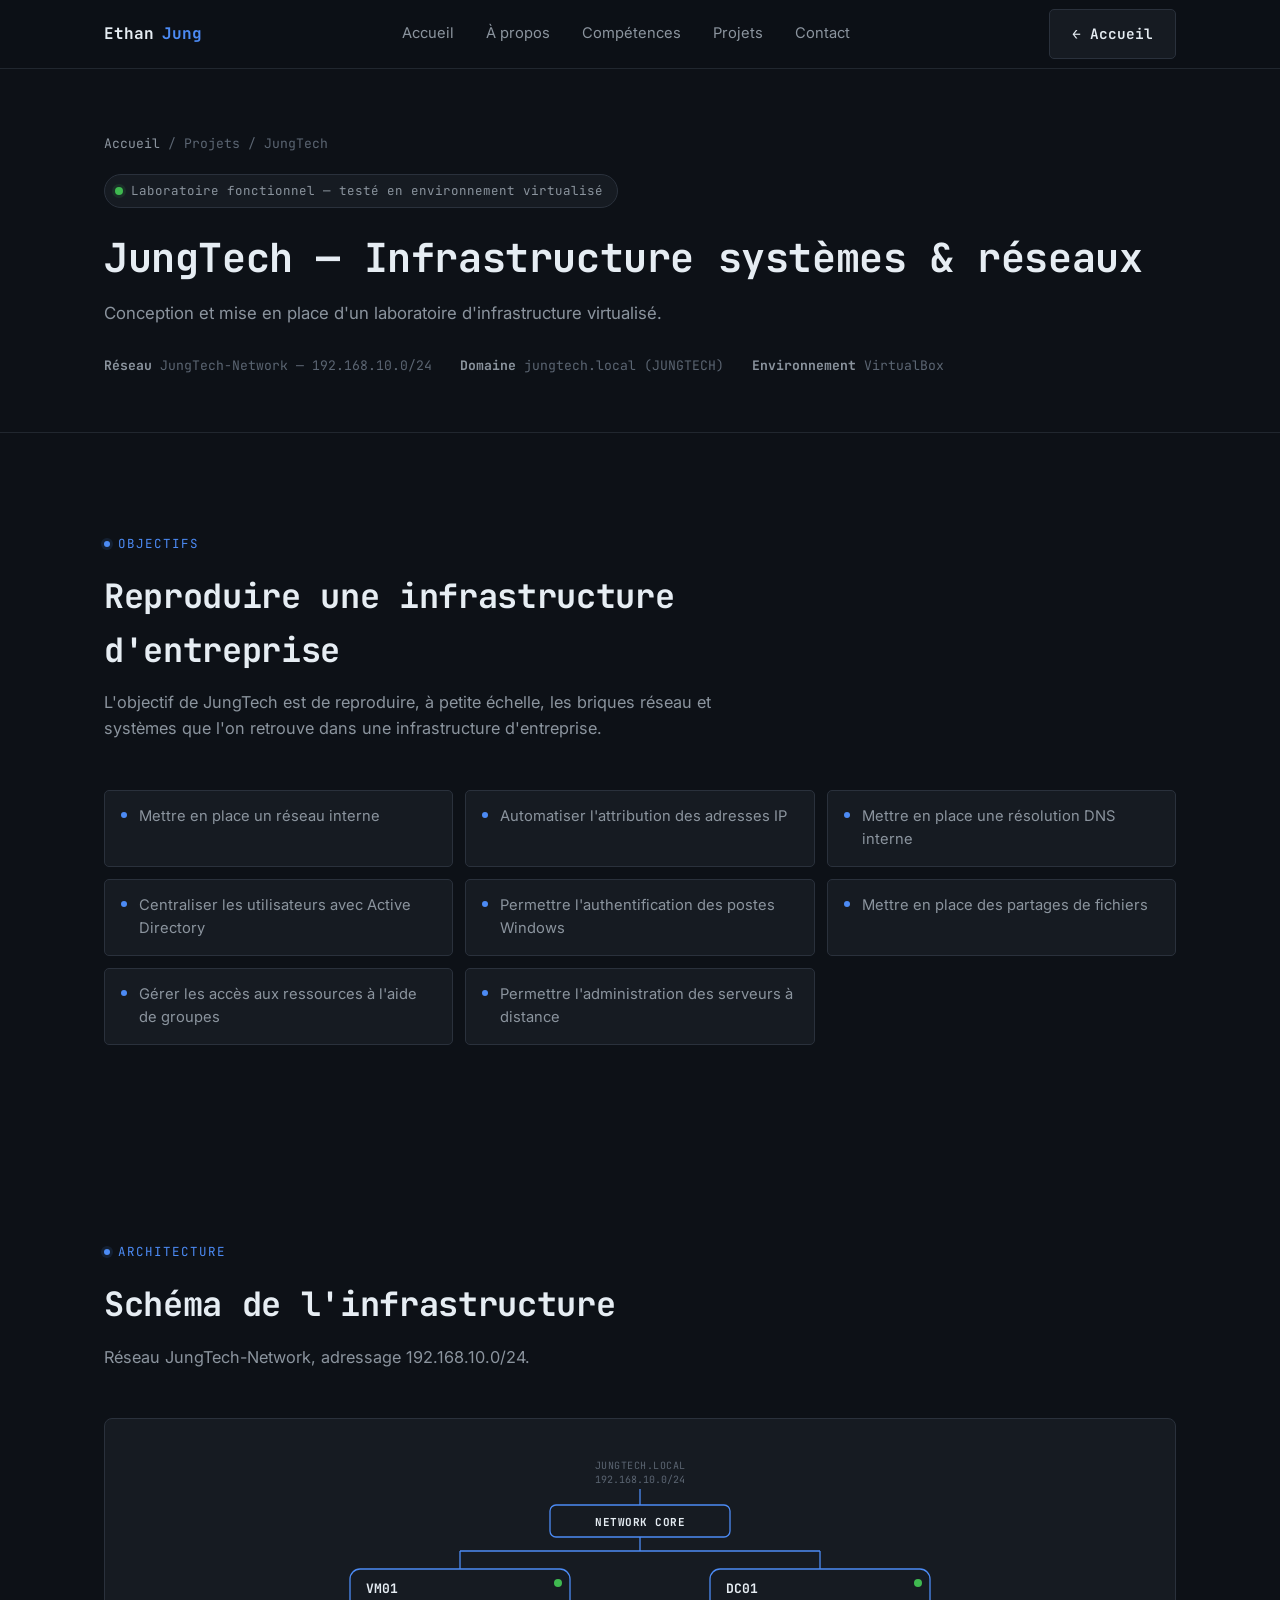
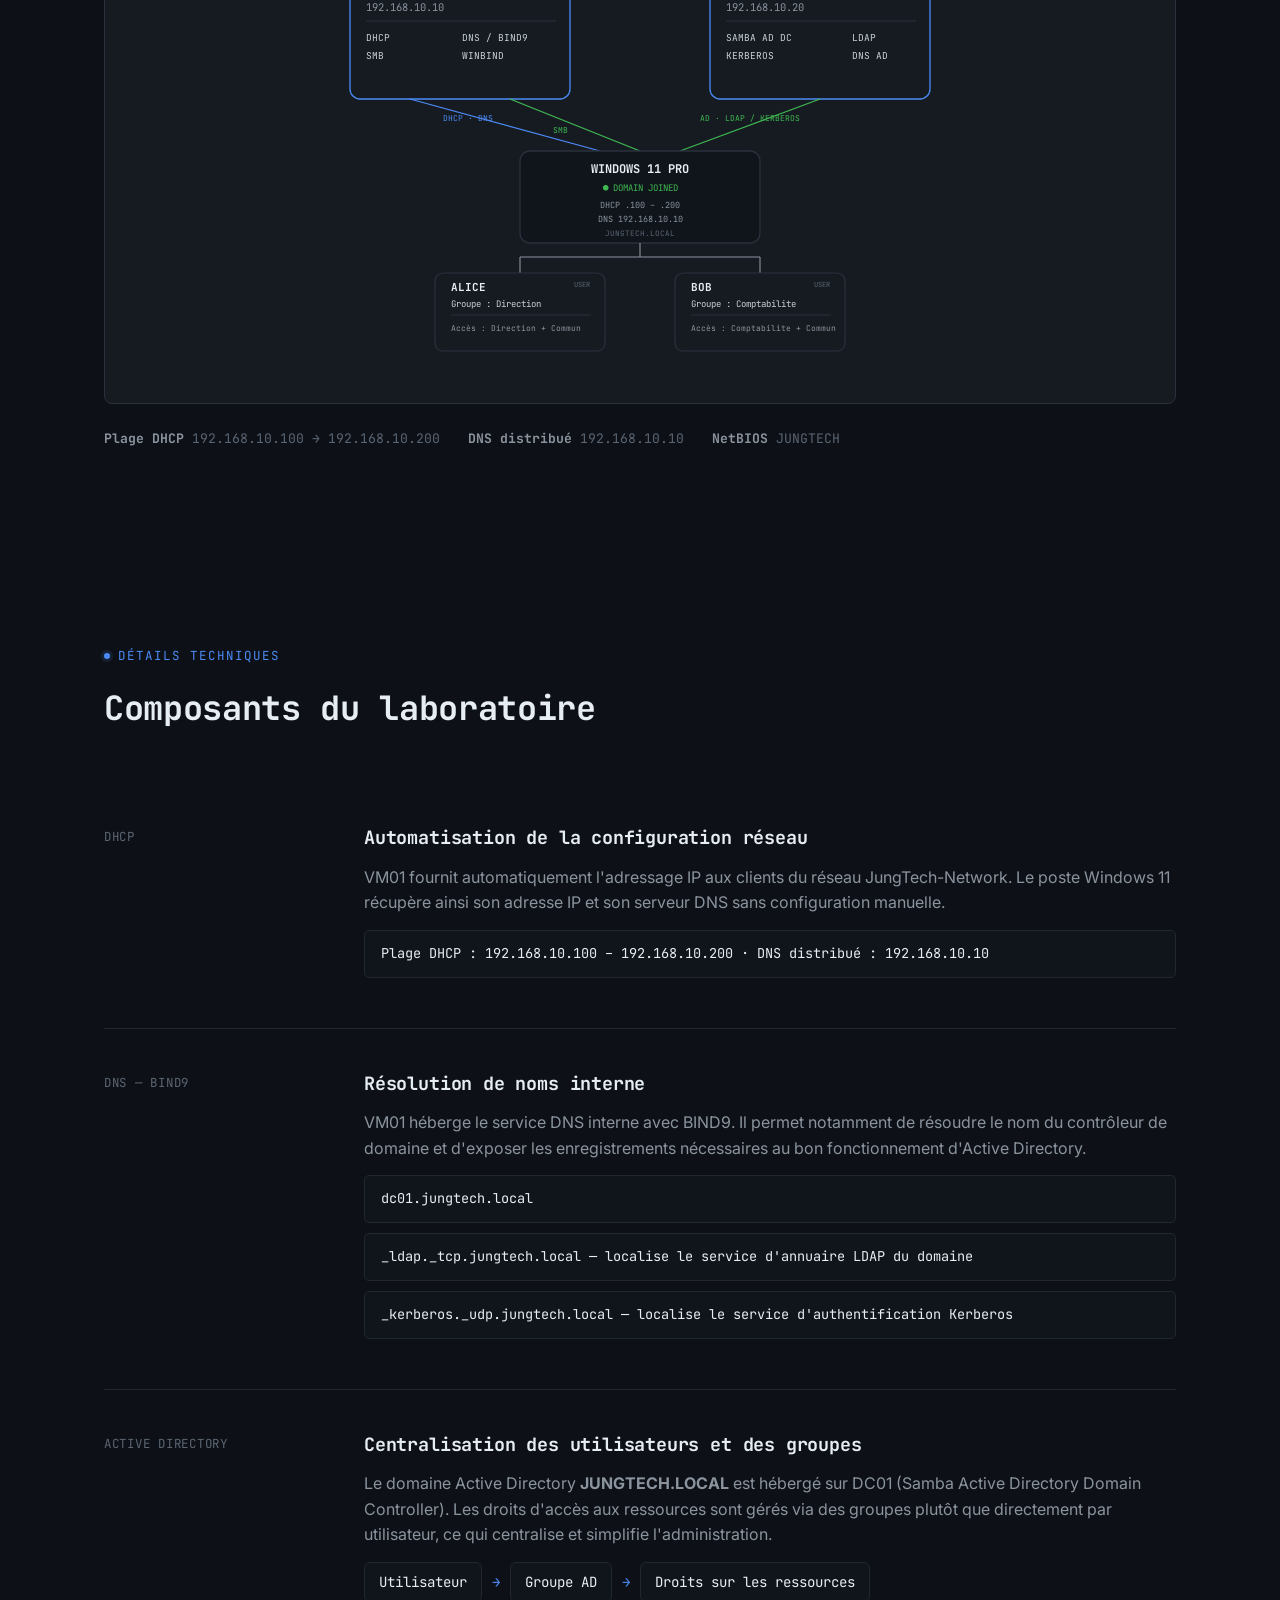
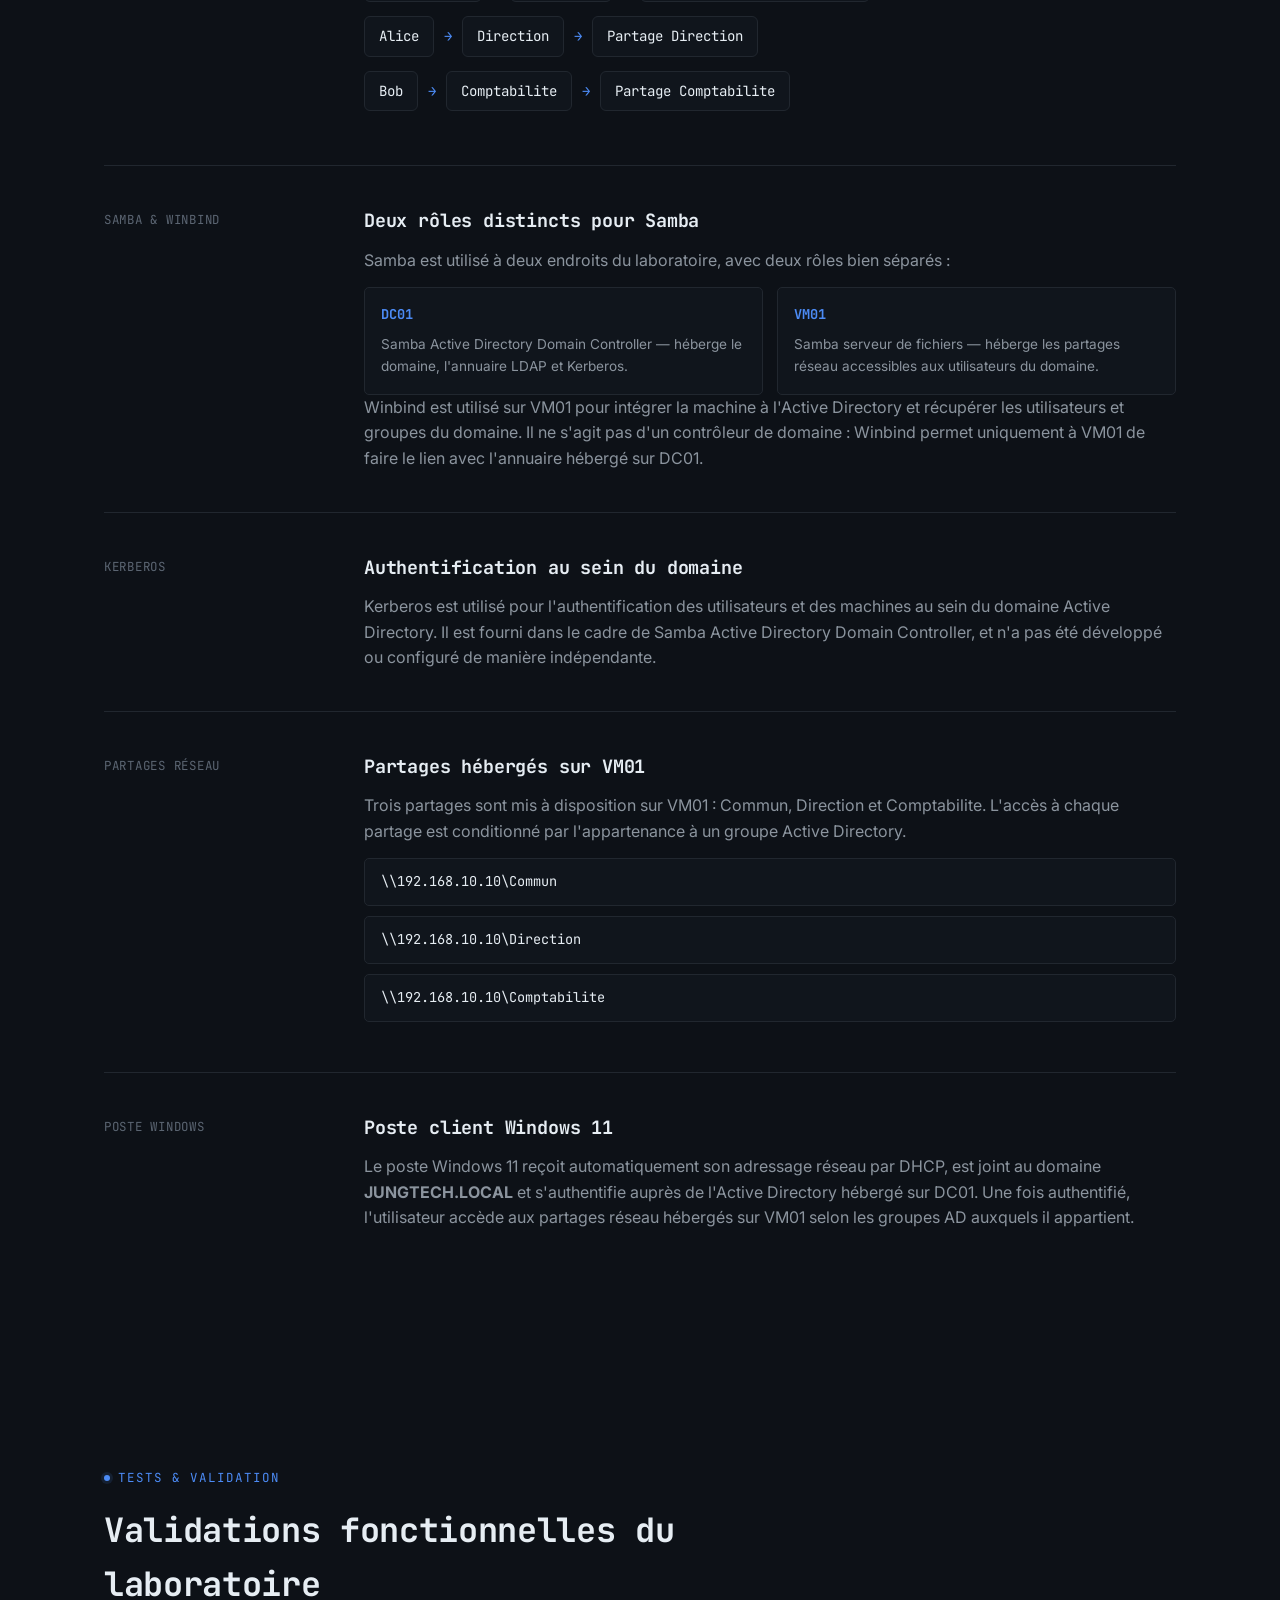
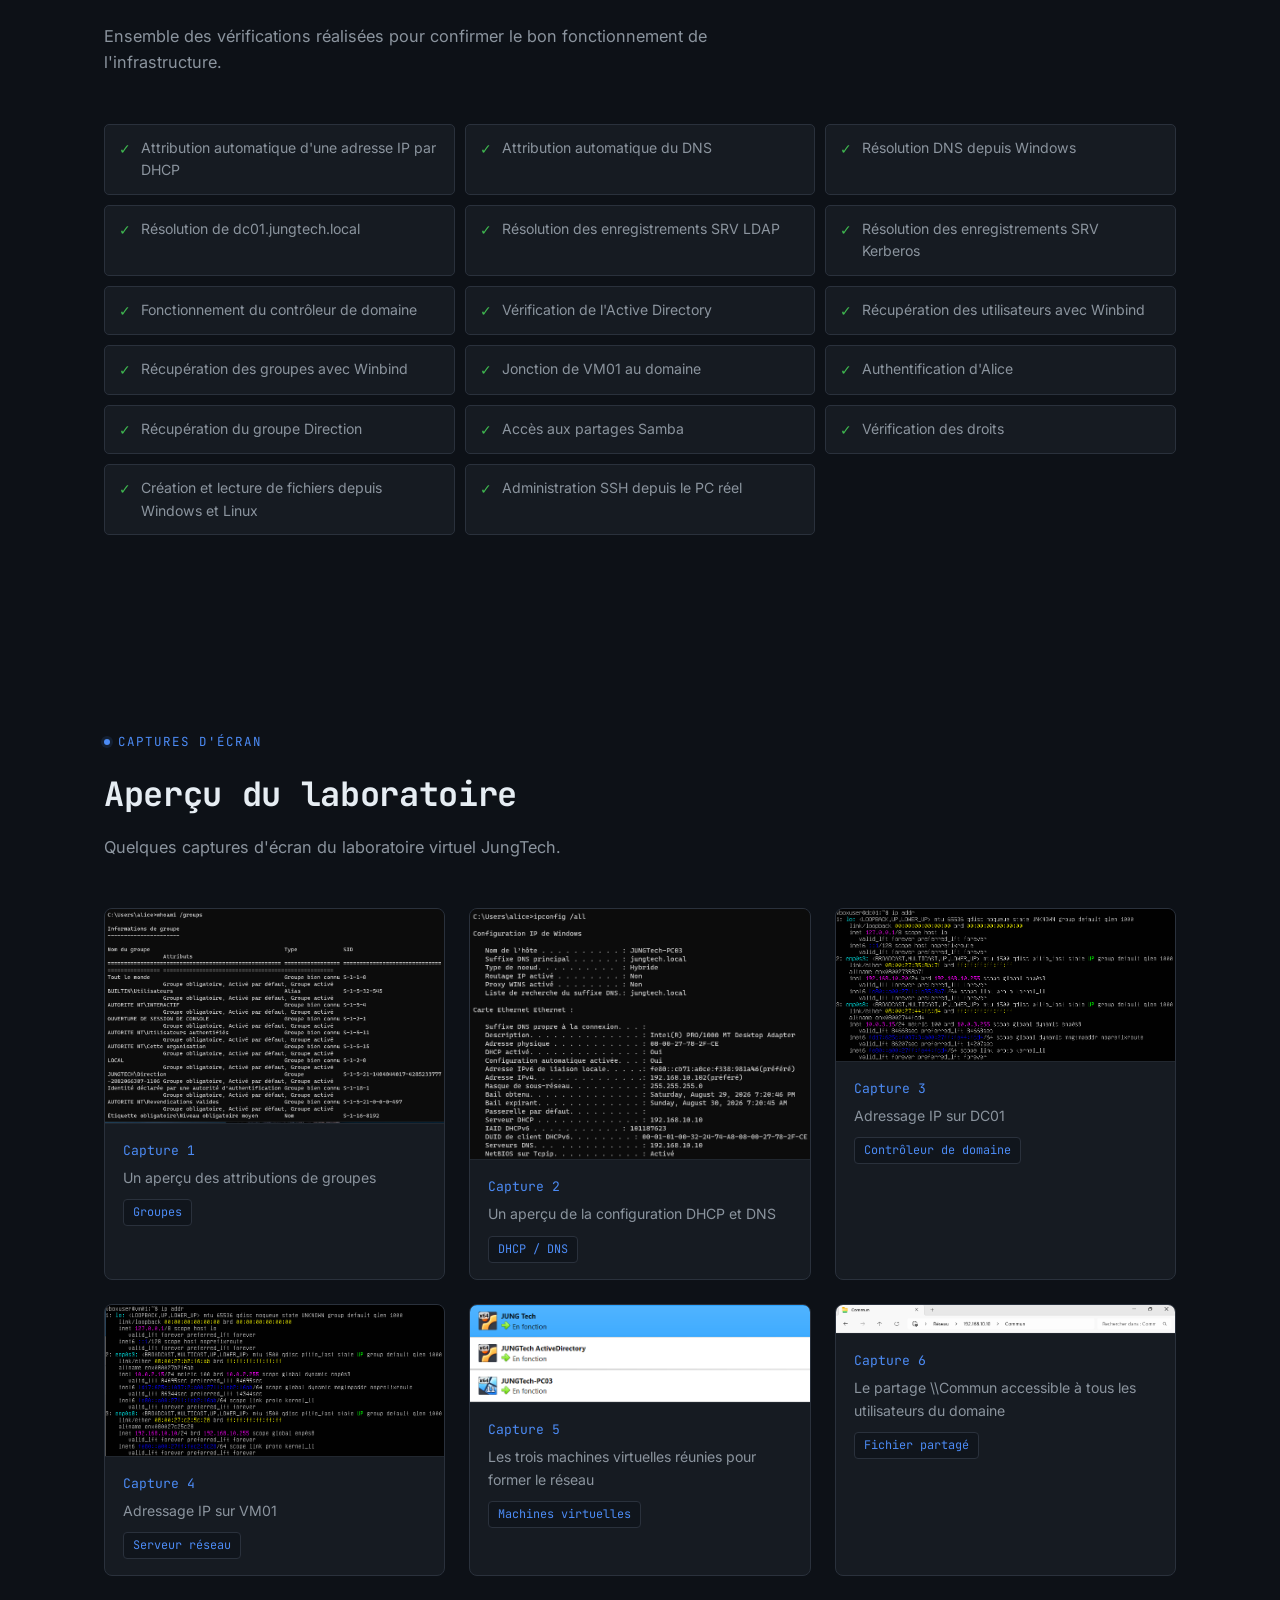
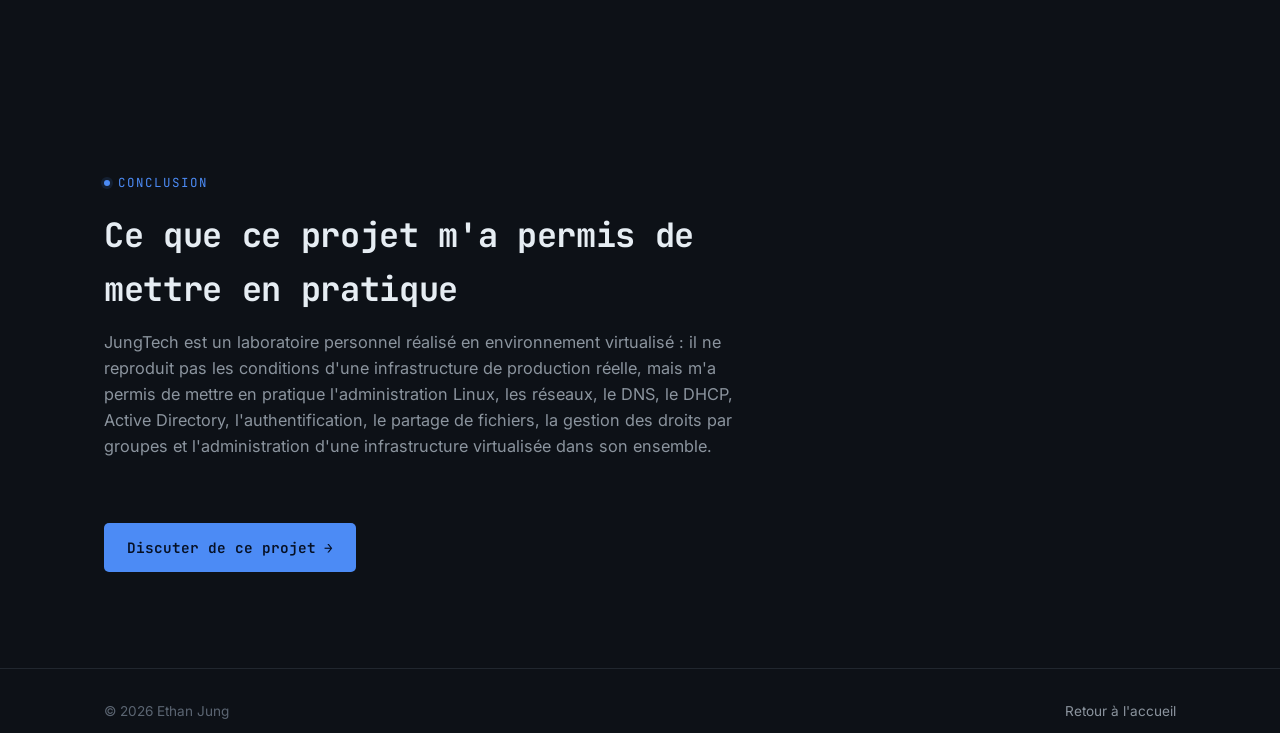
<file: Infra-Reseau.html>
<!DOCTYPE html>
<html lang="fr">
<head>
<link rel="icon" type="image/svg+xml" href="favicon.svg">
<link rel="icon" type="image/png" sizes="32x32" href="favicon-32.png">
<link rel="apple-touch-icon" href="apple-touch-icon.png">
<meta charset="UTF-8">
<meta name="viewport" content="width=device-width, initial-scale=1.0">
<title>JungTech — Infrastructure systèmes &amp; réseaux | Ethan Jung</title>
<meta name="description" content="Détail du projet JungTech : laboratoire virtualisé DHCP, DNS BIND9, Active Directory (Samba AD DC), Winbind, Kerberos et partages Samba.">
<link rel="preconnect" href="https://fonts.googleapis.com">
<link rel="preconnect" href="https://fonts.gstatic.com" crossorigin>
<link href="https://fonts.googleapis.com/css2?family=Inter:wght@400;500;600;700&family=JetBrains+Mono:wght@500;700&display=swap" rel="stylesheet">
<link rel="stylesheet" href="style.css">
</head>
<body>

<header class="site-header">
  <nav class="nav container" id="nav">
    <a href="index.html" class="logo">Ethan<span>Jung</span></a>
    <ul class="nav-links">
      <li><a href="index.html#accueil">Accueil</a></li>
      <li><a href="index.html#a-propos">À propos</a></li>
      <li><a href="index.html#competences">Compétences</a></li>
      <li><a href="index.html#projets">Projets</a></li>
      <li><a href="index.html#contact">Contact</a></li>
    </ul>
    <div class="nav-cta">
      <a href="index.html" class="btn btn-outline">← Accueil</a>
    </div>
    <button class="nav-toggle" id="navToggle" aria-label="Ouvrir le menu" aria-expanded="false">
      <span></span><span></span><span></span>
    </button>
  </nav>
</header>

<main>

  <!-- ============ HERO PROJET ============ -->
  <section class="page-hero">
    <div class="container">
      <div class="breadcrumb"><a href="index.html">Accueil</a> / Projets / JungTech</div>
      <div class="status-pill" style="margin-bottom:18px;">
        <span class="status-dot"></span> Laboratoire fonctionnel — testé en environnement virtualisé
      </div>
      <h1>JungTech — Infrastructure systèmes &amp; réseaux</h1>
      <p class="subtitle">Conception et mise en place d'un laboratoire d'infrastructure virtualisé.</p>
      <div class="info-strip">
        <span><strong>Réseau</strong> JungTech-Network — 192.168.10.0/24</span>
        <span><strong>Domaine</strong> jungtech.local (JUNGTECH)</span>
        <span><strong>Environnement</strong> VirtualBox</span>
      </div>
    </div>
  </section>

  <!-- ============ OBJECTIFS ============ -->
  <section>
    <div class="container">
      <div class="eyebrow">Objectifs</div>
      <div class="section-intro">
        <h2>Reproduire une infrastructure d'entreprise</h2>
        <p>
          L'objectif de JungTech est de reproduire, à petite échelle, les briques
          réseau et systèmes que l'on retrouve dans une infrastructure d'entreprise.
        </p>
      </div>
      <ul class="objectives-list">
        <li>Mettre en place un réseau interne</li>
        <li>Automatiser l'attribution des adresses IP</li>
        <li>Mettre en place une résolution DNS interne</li>
        <li>Centraliser les utilisateurs avec Active Directory</li>
        <li>Permettre l'authentification des postes Windows</li>
        <li>Mettre en place des partages de fichiers</li>
        <li>Gérer les accès aux ressources à l'aide de groupes</li>
        <li>Permettre l'administration des serveurs à distance</li>
      </ul>
    </div>
  </section>

  <!-- ============ ARCHITECTURE ============ -->
  <section>
    <div class="container">
      <div class="eyebrow">Architecture</div>
      <div class="section-intro">
        <h2>Schéma de l'infrastructure</h2>
        <p>Réseau JungTech-Network, adressage 192.168.10.0/24.</p>
      </div>

      <div class="diagram-wrap">
<svg viewBox="0 0 800 520" xmlns="http://www.w3.org/2000/svg" role="img"
     aria-label="Architecture JungTech (192.168.10.0/24, domaine JUNGTECH.LOCAL) : un cœur réseau relie VM01 (192.168.10.10 — DHCP, DNS BIND9, Samba/SMB, Winbind) et DC01 (192.168.10.20 — Samba AD DC, LDAP, Kerberos, DNS AD). Le poste Windows 11 Pro reçoit son adressage et sa résolution DNS de VM01, accède à ses partages SMB, et s'authentifie auprès du domaine via DC01 (AD, LDAP/Kerberos). Les comptes Alice (groupe Direction, accès aux partages Direction et Commun) et Bob (groupe Comptabilite, accès aux partages Comptabilite et Commun) utilisent ce poste.">

  <!-- En-tête : domaine / réseau -->
  <text x="400" y="18" fill="#5b6572" font-family="JetBrains Mono, monospace" font-size="10" text-anchor="middle" letter-spacing="0.5">JUNGTECH.LOCAL</text>
  <text x="400" y="32" fill="#5b6572" font-family="JetBrains Mono, monospace" font-size="10" text-anchor="middle">192.168.10.0/24</text>
  <line x1="400" y1="38" x2="400" y2="54" stroke="#4c8bf5" stroke-width="1.3"/>

  <!-- Network core -->
  <rect x="310" y="54" width="180" height="32" rx="6" fill="#161b22" stroke="#4c8bf5" stroke-width="1.3"/>
  <text x="400" y="75" fill="#e6edf3" font-family="JetBrains Mono, monospace" font-size="11" font-weight="700" text-anchor="middle" letter-spacing="0.5">NETWORK CORE</text>

  <!-- Répartition vers VM01 / DC01 -->
  <line x1="400" y1="86" x2="400" y2="100" stroke="#4c8bf5" stroke-width="1.3"/>
  <line x1="220" y1="100" x2="580" y2="100" stroke="#4c8bf5" stroke-width="1.3"/>
  <line x1="220" y1="100" x2="220" y2="118" stroke="#4c8bf5" stroke-width="1.3"/>
  <line x1="580" y1="100" x2="580" y2="118" stroke="#4c8bf5" stroke-width="1.3"/>

  <!-- Carte VM01 -->
  <rect x="110" y="118" width="220" height="130" rx="10" fill="#161b22" stroke="#4c8bf5" stroke-width="1.3"/>
  <circle cx="318" cy="132" r="4" fill="#3fb950"/>
  <text x="126" y="142" fill="#e6edf3" font-family="JetBrains Mono, monospace" font-size="13" font-weight="700">VM01</text>
  <text x="126" y="160" fill="#8b949e" font-family="JetBrains Mono, monospace" font-size="10.5">192.168.10.10</text>
  <line x1="126" y1="170" x2="316" y2="170" stroke="#2a313c" stroke-width="1"/>
  <text x="126" y="190" fill="#c9d1d9" font-family="JetBrains Mono, monospace" font-size="9.5">DHCP</text>
  <text x="222" y="190" fill="#c9d1d9" font-family="JetBrains Mono, monospace" font-size="9.5">DNS / BIND9</text>
  <text x="126" y="208" fill="#c9d1d9" font-family="JetBrains Mono, monospace" font-size="9.5">SMB</text>
  <text x="222" y="208" fill="#c9d1d9" font-family="JetBrains Mono, monospace" font-size="9.5">WINBIND</text>

  <!-- Carte DC01 -->
  <rect x="470" y="118" width="220" height="130" rx="10" fill="#161b22" stroke="#4c8bf5" stroke-width="1.3"/>
  <circle cx="678" cy="132" r="4" fill="#3fb950"/>
  <text x="486" y="142" fill="#e6edf3" font-family="JetBrains Mono, monospace" font-size="13" font-weight="700">DC01</text>
  <text x="486" y="160" fill="#8b949e" font-family="JetBrains Mono, monospace" font-size="10.5">192.168.10.20</text>
  <line x1="486" y1="170" x2="676" y2="170" stroke="#2a313c" stroke-width="1"/>
  <text x="486" y="190" fill="#c9d1d9" font-family="JetBrains Mono, monospace" font-size="9.5">SAMBA AD DC</text>
  <text x="612" y="190" fill="#c9d1d9" font-family="JetBrains Mono, monospace" font-size="9.5">LDAP</text>
  <text x="486" y="208" fill="#c9d1d9" font-family="JetBrains Mono, monospace" font-size="9.5">KERBEROS</text>
  <text x="612" y="208" fill="#c9d1d9" font-family="JetBrains Mono, monospace" font-size="9.5">DNS AD</text>

  <!-- Relations annotées vers le client -->
  <line x1="170" y1="248" x2="360" y2="300" stroke="#4c8bf5" stroke-width="1.2"/>
  <text x="228" y="270" fill="#4c8bf5" font-family="JetBrains Mono, monospace" font-size="8" text-anchor="middle">DHCP · DNS</text>

  <line x1="270" y1="248" x2="400" y2="300" stroke="#3fb950" stroke-width="1.2"/>
  <text x="320" y="282" fill="#3fb950" font-family="JetBrains Mono, monospace" font-size="8" text-anchor="middle">SMB</text>

  <line x1="580" y1="248" x2="440" y2="300" stroke="#3fb950" stroke-width="1.2"/>
  <text x="510" y="270" fill="#3fb950" font-family="JetBrains Mono, monospace" font-size="8" text-anchor="middle">AD · LDAP / KERBEROS</text>

  <!-- Client Windows -->
  <rect x="280" y="300" width="240" height="92" rx="10" fill="#10151c" stroke="#2a313c" stroke-width="1.3"/>
  <text x="400" y="322" fill="#e6edf3" font-family="JetBrains Mono, monospace" font-size="12" font-weight="700" text-anchor="middle">WINDOWS 11 PRO</text>
  <text x="400" y="340" fill="#3fb950" font-family="JetBrains Mono, monospace" font-size="9" text-anchor="middle">● DOMAIN JOINED</text>
  <text x="400" y="357" fill="#8b949e" font-family="JetBrains Mono, monospace" font-size="8.5" text-anchor="middle">DHCP .100 – .200</text>
  <text x="400" y="371" fill="#8b949e" font-family="JetBrains Mono, monospace" font-size="8.5" text-anchor="middle">DNS 192.168.10.10</text>
  <text x="400" y="385" fill="#5b6572" font-family="JetBrains Mono, monospace" font-size="7.5" text-anchor="middle">JUNGTECH.LOCAL</text>

  <!-- Comptes utilisateurs -->
  <line x1="400" y1="392" x2="400" y2="406" stroke="#8b949e" stroke-width="1.1"/>
  <line x1="280" y1="406" x2="520" y2="406" stroke="#8b949e" stroke-width="1.1"/>
  <line x1="280" y1="406" x2="280" y2="422" stroke="#8b949e" stroke-width="1.1"/>
  <line x1="520" y1="406" x2="520" y2="422" stroke="#8b949e" stroke-width="1.1"/>

  <!-- Alice -->
  <rect x="195" y="422" width="170" height="78" rx="8" fill="#161b22" stroke="#2a313c" stroke-width="1.2"/>
  <text x="350" y="436" fill="#5b6572" font-family="JetBrains Mono, monospace" font-size="7" text-anchor="end">USER</text>
  <text x="211" y="440" fill="#e6edf3" font-family="JetBrains Mono, monospace" font-size="11" font-weight="700">ALICE</text>
  <text x="211" y="456" fill="#c9d1d9" font-family="JetBrains Mono, monospace" font-size="9">Groupe : Direction</text>
  <line x1="211" y1="464" x2="351" y2="464" stroke="#2a313c" stroke-width="1"/>
  <text x="211" y="480" fill="#8b949e" font-family="JetBrains Mono, monospace" font-size="8">Accès : Direction + Commun</text>

  <!-- Bob -->
  <rect x="435" y="422" width="170" height="78" rx="8" fill="#161b22" stroke="#2a313c" stroke-width="1.2"/>
  <text x="590" y="436" fill="#5b6572" font-family="JetBrains Mono, monospace" font-size="7" text-anchor="end">USER</text>
  <text x="451" y="440" fill="#e6edf3" font-family="JetBrains Mono, monospace" font-size="11" font-weight="700">BOB</text>
  <text x="451" y="456" fill="#c9d1d9" font-family="JetBrains Mono, monospace" font-size="9">Groupe : Comptabilite</text>
  <line x1="451" y1="464" x2="591" y2="464" stroke="#2a313c" stroke-width="1"/>
  <text x="451" y="480" fill="#8b949e" font-family="JetBrains Mono, monospace" font-size="8">Accès : Comptabilite + Commun</text>
</svg>
      </div>

      <div class="info-strip" style="margin-top:24px;">
        <span><strong>Plage DHCP</strong> 192.168.10.100 → 192.168.10.200</span>
        <span><strong>DNS distribué</strong> 192.168.10.10</span>
        <span><strong>NetBIOS</strong> JUNGTECH</span>
      </div>
    </div>
  </section>

  <!-- ============ DÉTAILS TECHNIQUES ============ -->
  <section>
    <div class="container">
      <div class="eyebrow">Détails techniques</div>
      <div class="section-intro">
        <h2>Composants du laboratoire</h2>
      </div>

      <div class="detail-block">
        <div class="detail-label">DHCP</div>
        <div class="detail-content">
          <h3>Automatisation de la configuration réseau</h3>
          <p>
            VM01 fournit automatiquement l'adressage IP aux clients du réseau JungTech-Network.
            Le poste Windows 11 récupère ainsi son adresse IP et son serveur DNS sans configuration manuelle.
          </p>
          <div class="code-line">Plage DHCP : 192.168.10.100 – 192.168.10.200 · DNS distribué : 192.168.10.10</div>
        </div>
      </div>

      <div class="detail-block">
        <div class="detail-label">DNS — BIND9</div>
        <div class="detail-content">
          <h3>Résolution de noms interne</h3>
          <p>
            VM01 héberge le service DNS interne avec BIND9. Il permet notamment de résoudre
            le nom du contrôleur de domaine et d'exposer les enregistrements nécessaires
            au bon fonctionnement d'Active Directory.
          </p>
          <div class="code-line">dc01.jungtech.local</div>
          <div class="code-line">_ldap._tcp.jungtech.local — localise le service d'annuaire LDAP du domaine</div>
          <div class="code-line">_kerberos._udp.jungtech.local — localise le service d'authentification Kerberos</div>
        </div>
      </div>

      <div class="detail-block">
        <div class="detail-label">Active Directory</div>
        <div class="detail-content">
          <h3>Centralisation des utilisateurs et des groupes</h3>
          <p>
            Le domaine Active Directory <strong>JUNGTECH.LOCAL</strong> est hébergé sur DC01
            (Samba Active Directory Domain Controller). Les droits d'accès aux ressources
            sont gérés via des groupes plutôt que directement par utilisateur, ce qui centralise
            et simplifie l'administration.
          </p>
          <div class="flow-chain">
            <span class="node">Utilisateur</span>
            <span class="arrow">→</span>
            <span class="node">Groupe AD</span>
            <span class="arrow">→</span>
            <span class="node">Droits sur les ressources</span>
          </div>
          <div class="flow-chain">
            <span class="node">Alice</span>
            <span class="arrow">→</span>
            <span class="node">Direction</span>
            <span class="arrow">→</span>
            <span class="node">Partage Direction</span>
          </div>
          <div class="flow-chain">
            <span class="node">Bob</span>
            <span class="arrow">→</span>
            <span class="node">Comptabilite</span>
            <span class="arrow">→</span>
            <span class="node">Partage Comptabilite</span>
          </div>
        </div>
      </div>

      <div class="detail-block">
        <div class="detail-label">Samba &amp; Winbind</div>
        <div class="detail-content">
          <h3>Deux rôles distincts pour Samba</h3>
          <p>Samba est utilisé à deux endroits du laboratoire, avec deux rôles bien séparés :</p>
          <div class="role-split">
            <div class="role-card">
              <h4>DC01</h4>
              <p>Samba Active Directory Domain Controller — héberge le domaine, l'annuaire LDAP et Kerberos.</p>
            </div>
            <div class="role-card">
              <h4>VM01</h4>
              <p>Samba serveur de fichiers — héberge les partages réseau accessibles aux utilisateurs du domaine.</p>
            </div>
          </div>
          <p>
            Winbind est utilisé sur VM01 pour intégrer la machine à l'Active Directory
            et récupérer les utilisateurs et groupes du domaine. Il ne s'agit pas d'un
            contrôleur de domaine : Winbind permet uniquement à VM01 de faire le lien
            avec l'annuaire hébergé sur DC01.
          </p>
        </div>
      </div>

      <div class="detail-block">
        <div class="detail-label">Kerberos</div>
        <div class="detail-content">
          <h3>Authentification au sein du domaine</h3>
          <p>
            Kerberos est utilisé pour l'authentification des utilisateurs et des machines
            au sein du domaine Active Directory. Il est fourni dans le cadre de Samba
            Active Directory Domain Controller, et n'a pas été développé ou configuré
            de manière indépendante.
          </p>
        </div>
      </div>

      <div class="detail-block">
        <div class="detail-label">Partages réseau</div>
        <div class="detail-content">
          <h3>Partages hébergés sur VM01</h3>
          <p>Trois partages sont mis à disposition sur VM01 : Commun, Direction et Comptabilite.
             L'accès à chaque partage est conditionné par l'appartenance à un groupe Active Directory.</p>
          <div class="code-line">\\192.168.10.10\Commun</div>
          <div class="code-line">\\192.168.10.10\Direction</div>
          <div class="code-line">\\192.168.10.10\Comptabilite</div>
        </div>
      </div>

      <div class="detail-block">
        <div class="detail-label">Poste Windows</div>
        <div class="detail-content">
          <h3>Poste client Windows 11</h3>
          <p>
            Le poste Windows 11 reçoit automatiquement son adressage réseau par DHCP,
            est joint au domaine <strong>JUNGTECH.LOCAL</strong> et s'authentifie auprès
            de l'Active Directory hébergé sur DC01. Une fois authentifié, l'utilisateur
            accède aux partages réseau hébergés sur VM01 selon les groupes AD auxquels il appartient.
          </p>
        </div>
      </div>
    </div>
  </section>

  <!-- ============ TESTS & VALIDATION ============ -->
  <section>
    <div class="container">
      <div class="eyebrow">Tests &amp; validation</div>
      <div class="section-intro">
        <h2>Validations fonctionnelles du laboratoire</h2>
        <p>Ensemble des vérifications réalisées pour confirmer le bon fonctionnement de l'infrastructure.</p>
      </div>

      <div class="tests-grid">
        <div class="test-item"><span class="check">✓</span> Attribution automatique d'une adresse IP par DHCP</div>
        <div class="test-item"><span class="check">✓</span> Attribution automatique du DNS</div>
        <div class="test-item"><span class="check">✓</span> Résolution DNS depuis Windows</div>
        <div class="test-item"><span class="check">✓</span> Résolution de dc01.jungtech.local</div>
        <div class="test-item"><span class="check">✓</span> Résolution des enregistrements SRV LDAP</div>
        <div class="test-item"><span class="check">✓</span> Résolution des enregistrements SRV Kerberos</div>
        <div class="test-item"><span class="check">✓</span> Fonctionnement du contrôleur de domaine</div>
        <div class="test-item"><span class="check">✓</span> Vérification de l'Active Directory</div>
        <div class="test-item"><span class="check">✓</span> Récupération des utilisateurs avec Winbind</div>
        <div class="test-item"><span class="check">✓</span> Récupération des groupes avec Winbind</div>
        <div class="test-item"><span class="check">✓</span> Jonction de VM01 au domaine</div>
        <div class="test-item"><span class="check">✓</span> Authentification d'Alice</div>
        <div class="test-item"><span class="check">✓</span> Récupération du groupe Direction</div>
        <div class="test-item"><span class="check">✓</span> Accès aux partages Samba</div>
        <div class="test-item"><span class="check">✓</span> Vérification des droits</div>
        <div class="test-item"><span class="check">✓</span> Création et lecture de fichiers depuis Windows et Linux</div>
        <div class="test-item"><span class="check">✓</span> Administration SSH depuis le PC réel</div>
      </div>
    </div>
  </section>

  <!-- ============ CAPTURES D'ÉCRAN ============ -->
  <section>
    <div class="container">
      <div class="eyebrow">Captures d'écran</div>
      <div class="section-intro">
        <h2>Aperçu du laboratoire</h2>
        <p>Quelques captures d'écran du laboratoire virtuel JungTech.</p>
      </div>

      <div class="gallery-grid">
        <div class="gallery-item">
          <figure>
            <img src="1.png" alt="Attribution des groupes Active Directory dans le laboratoire JungTech">
            <figcaption>
              <div class="cap-title">Capture 1</div>
              <div class="cap-desc">Un aperçu des attributions de groupes</div>
              <span class="cap-tag">Groupes</span>
            </figcaption>
          </figure>
        </div>
        <div class="gallery-item">
          <figure>
            <img src="2.png" alt="Configuration DHCP et DNS sur VM01 dans le laboratoire JungTech">
            <figcaption>
              <div class="cap-title">Capture 2</div>
              <div class="cap-desc">Un aperçu de la configuration DHCP et DNS</div>
              <span class="cap-tag">DHCP / DNS</span>
            </figcaption>
          </figure>
        </div>
        <div class="gallery-item">
          <figure>
            <img src="3.png" alt="Adressage IP du contrôleur de domaine DC01 dans le laboratoire JungTech">
            <figcaption>
              <div class="cap-title">Capture 3</div>
              <div class="cap-desc">Adressage IP sur DC01</div>
              <span class="cap-tag">Contrôleur de domaine</span>
            </figcaption>
          </figure>
        </div>
        <div class="gallery-item">
          <figure>
            <img src="4.png" alt="Adressage IP du serveur réseau VM01 dans le laboratoire JungTech">
            <figcaption>
              <div class="cap-title">Capture 4</div>
              <div class="cap-desc">Adressage IP sur VM01</div>
              <span class="cap-tag">Serveur réseau</span>
            </figcaption>
          </figure>
        </div>
        <div class="gallery-item">
          <figure>
            <img src="5.png" alt="Les trois machines virtuelles du laboratoire JungTech en cours d'exécution">
            <figcaption>
              <div class="cap-title">Capture 5</div>
              <div class="cap-desc">Les trois machines virtuelles réunies pour former le réseau</div>
              <span class="cap-tag">Machines virtuelles</span>
            </figcaption>
          </figure>
        </div>
        <div class="gallery-item">
          <figure>
            <img src="6.png" alt="Accès au partage réseau Commun depuis un poste du domaine JungTech">
            <figcaption>
              <div class="cap-title">Capture 6</div>
              <div class="cap-desc">Le partage \\Commun accessible à tous les utilisateurs du domaine</div>
              <span class="cap-tag">Fichier partagé</span>
            </figcaption>
          </figure>
        </div>
      </div>
    </div>
  </section>

  <!-- ============ CONCLUSION ============ -->
<section>
  <div class="container">
    <div class="eyebrow">Conclusion</div>
    <div class="section-intro">
      <h2>Ce que ce projet m'a permis de mettre en pratique</h2>
      <p>
        JungTech est un laboratoire personnel réalisé en environnement virtualisé : il ne
        reproduit pas les conditions d'une infrastructure de production réelle, mais m'a permis
        de mettre en pratique l'administration Linux, les réseaux, le DNS, le DHCP,
        Active Directory, l'authentification, le partage de fichiers, la gestion des droits
        par groupes et l'administration d'une infrastructure virtualisée dans son ensemble.
      </p>
    </div>
    <a href="index.html#contact" class="btn btn-primary" style="margin-top: 16px;">Discuter de ce projet <span class="btn-arrow">→</span></a>
  </div>
</section>

  <!-- ============ CTA RETOUR ============ -->
<footer class="site-footer">
  <div class="container footer-row">
    <span>© <span id="year"></span> Ethan Jung</span>
    <span><a href="index.html">Retour à l'accueil</a></span>
  </div>
</footer>

<script src="script.js"></script>
</body>
</html>
</file>
<file: style.css>
/* =========================================================
   JungTech Portfolio — Ethan Jung
   Design : esthétique "monitoring systèmes/réseaux" sobre
   ========================================================= */

:root {
  /* Couleurs */
  --bg: #0d1117;
  --bg-alt: #10151c;
  --surface: #161b22;
  --surface-elevated: #1c222b;
  --border: #2a313c;
  --border-soft: #21272f;
  --text: #e6edf3;
  --text-muted: #8b949e;
  --text-faint: #5b6572;
  --accent: #4c8bf5;
  --accent-soft: rgba(76, 139, 245, 0.12);
  --status-ok: #3fb950;
  --status-ok-soft: rgba(63, 185, 80, 0.12);
  --warn: #d29922;

  /* Typographie */
  --font-display: 'JetBrains Mono', 'IBM Plex Mono', ui-monospace, monospace;
  --font-body: 'Inter', -apple-system, BlinkMacSystemFont, 'Segoe UI', sans-serif;

  /* Layout */
  --max-width: 1120px;
  --radius: 8px;
  --radius-sm: 5px;
}

* {
  margin: 0;
  padding: 0;
  box-sizing: border-box;
}

html {
  scroll-behavior: smooth;
}

@media (prefers-reduced-motion: reduce) {
  html {
    scroll-behavior: auto;
  }
  * {
    animation-duration: 0.001ms !important;
    animation-iteration-count: 1 !important;
    transition-duration: 0.001ms !important;
    scroll-behavior: auto !important;
  }
}

body {
  background:
    radial-gradient(ellipse 900px 500px at 15% -10%, rgba(76, 139, 245, 0.08), transparent),
    var(--bg);
  color: var(--text);
  font-family: var(--font-body);
  font-size: 16px;
  line-height: 1.6;
  -webkit-font-smoothing: antialiased;
}

a {
  color: inherit;
  text-decoration: none;
}

img {
  max-width: 100%;
  display: block;
}

ul {
  list-style: none;
}

section {
  padding: 96px 0;
}

.container {
  max-width: var(--max-width);
  margin: 0 auto;
  padding: 0 24px;
}

.eyebrow {
  display: inline-flex;
  align-items: center;
  gap: 8px;
  font-family: var(--font-display);
  font-size: 12.5px;
  letter-spacing: 0.08em;
  text-transform: uppercase;
  color: var(--accent);
  margin-bottom: 16px;
}

.eyebrow::before {
  content: '';
  width: 6px;
  height: 6px;
  border-radius: 50%;
  background: var(--accent);
  box-shadow: 0 0 0 3px var(--accent-soft);
}

h1, h2, h3, h4 {
  font-family: var(--font-display);
  font-weight: 700;
  letter-spacing: -0.01em;
  color: var(--text);
}

h2 {
  font-size: clamp(1.6rem, 3vw, 2.1rem);
  margin-bottom: 12px;
}

.section-intro {
  max-width: 640px;
  margin-bottom: 48px;
}

.section-intro p {
  color: var(--text-muted);
  font-size: 1.02rem;
}

/* -------------------- Status pill (élément signature) -------------------- */

.status-pill {
  display: inline-flex;
  align-items: center;
  gap: 8px;
  padding: 6px 14px 6px 10px;
  border: 1px solid var(--border);
  border-radius: 999px;
  background: var(--surface);
  font-family: var(--font-display);
  font-size: 12.5px;
  color: var(--text-muted);
}

.status-dot {
  width: 8px;
  height: 8px;
  border-radius: 50%;
  background: var(--status-ok);
  box-shadow: 0 0 0 3px var(--status-ok-soft);
  animation: pulse 2.4s ease-in-out infinite;
  flex-shrink: 0;
}

@keyframes pulse {
  0%, 100% { opacity: 1; }
  50% { opacity: 0.45; }
}

/* -------------------- Header / Nav -------------------- */

.site-header {
  position: sticky;
  top: 0;
  z-index: 100;
  background: rgba(13, 17, 23, 0.85);
  backdrop-filter: blur(10px);
  border-bottom: 1px solid var(--border-soft);
}

.nav {
  display: flex;
  align-items: center;
  justify-content: space-between;
  height: 68px;
}

.logo {
  font-family: var(--font-display);
  font-weight: 700;
  font-size: 1rem;
  color: var(--text);
  display: flex;
  align-items: baseline;
  gap: 8px;
}

.logo span {
  color: var(--accent);
}

.nav-links {
  display: flex;
  gap: 32px;
  font-size: 0.92rem;
  color: var(--text-muted);
}

.nav-links a {
  transition: color 0.15s ease;
  position: relative;
}

.nav-links a:hover,
.nav-links a:focus-visible {
  color: var(--text);
}

.nav-cta {
  display: inline-flex;
  align-items: center;
  gap: 8px;
}

.nav-toggle {
  display: none;
  flex-direction: column;
  gap: 5px;
  background: none;
  border: none;
  cursor: pointer;
  padding: 8px;
}

.nav-toggle span {
  width: 22px;
  height: 2px;
  background: var(--text);
  border-radius: 2px;
}

/* -------------------- Buttons -------------------- */

.btn {
  display: inline-flex;
  align-items: center;
  gap: 8px;
  padding: 12px 22px;
  border-radius: var(--radius-sm);
  font-family: var(--font-display);
  font-size: 0.9rem;
  font-weight: 600;
  border: 1px solid transparent;
  cursor: pointer;
  transition: transform 0.15s ease, border-color 0.15s ease, background 0.15s ease;
}

.btn:hover {
  transform: translateY(-1px);
}

.btn-primary {
  background: var(--accent);
  color: #061024;
}

.btn-primary:hover {
  background: #5f99f7;
}

.btn-outline {
  border-color: var(--border);
  color: var(--text);
  background: var(--surface);
}

.btn-outline:hover {
  border-color: var(--accent);
  color: var(--accent);
}

.btn-arrow {
  transition: transform 0.15s ease;
}

.btn:hover .btn-arrow {
  transform: translateX(3px);
}

/* -------------------- Hero -------------------- */

.hero {
  padding: 120px 0 96px;
  border-bottom: 1px solid var(--border-soft);
}

.hero-grid {
  display: grid;
  grid-template-columns: minmax(0, 1.15fr) minmax(300px, 0.85fr);
  gap: 48px;
  align-items: start;
}

.hero h1 {
  font-size: clamp(2.1rem, 5vw, 3.1rem);
  line-height: 1.15;
  margin-bottom: 20px;
}

.hero h1 .accent {
  color: var(--accent);
}

.hero-lead {
  color: var(--text-muted);
  font-size: 1.08rem;
  max-width: 520px;
  margin-bottom: 32px;
}

.hero-actions {
  display: flex;
  gap: 14px;
  flex-wrap: wrap;
  margin-bottom: 36px;
}

.hero-meta {
  display: flex;
  gap: 28px;
  flex-wrap: wrap;
  font-family: var(--font-display);
  font-size: 0.82rem;
  color: var(--text-faint);
}

.hero-meta strong {
  color: var(--text-muted);
  font-weight: 600;
}

/* Terminal/monitor card in hero */
.hero-panel {
  background: var(--surface);
  border: 1px solid var(--border);
  border-radius: var(--radius);
  overflow: hidden;
  box-shadow: 0 20px 60px -20px rgba(0, 0, 0, 0.6);
}

.hero-panel-bar {
  display: flex;
  align-items: center;
  gap: 8px;
  padding: 12px 16px;
  border-bottom: 1px solid var(--border-soft);
  background: var(--surface-elevated);
}

.hero-panel-bar .dot {
  width: 9px;
  height: 9px;
  border-radius: 50%;
  background: var(--border);
}

.hero-panel-bar span.label {
  margin-left: auto;
  font-family: var(--font-display);
  font-size: 11px;
  color: var(--text-faint);
}

.hero-panel-body {
  padding: 20px;
  font-family: var(--font-display);
  font-size: 13.5px;
  line-height: 1.9;
}

.hero-panel-row {
  display: flex;
  justify-content: space-between;
  padding: 7px 0;
  border-bottom: 1px dashed var(--border-soft);
  color: var(--text-muted);
}

.hero-panel-row:last-child {
  border-bottom: none;
}

.hero-panel-row .val {
  color: var(--text);
}

.hero-panel-row .ok {
  color: var(--status-ok);
}

/* -------------------- Cards grid (compétences) -------------------- */

.skills-grid {
  display: grid;
  grid-template-columns: repeat(auto-fit, minmax(240px, 1fr));
  gap: 18px;
}

.skill-card {
  background: var(--surface);
  border: 1px solid var(--border);
  border-radius: var(--radius);
  padding: 24px;
  transition: border-color 0.2s ease, transform 0.2s ease;
}

.skill-card:hover {
  border-color: var(--accent);
  transform: translateY(-2px);
}

.skill-card h3 {
  font-size: 0.95rem;
  margin-bottom: 6px;
  display: flex;
  align-items: center;
  gap: 8px;
}

.skill-card .cat-desc {
  color: var(--text-faint);
  font-size: 0.85rem;
  margin-bottom: 16px;
}

.skill-tags {
  display: flex;
  flex-wrap: wrap;
  gap: 8px;
}

.skill-tag {
  font-family: var(--font-display);
  font-size: 0.78rem;
  color: var(--text-muted);
  background: var(--bg-alt);
  border: 1px solid var(--border-soft);
  border-radius: 5px;
  padding: 5px 10px;
}

/* -------------------- Project card -------------------- */

.project-card {
  display: grid;
  grid-template-columns: 1fr 1fr;
  gap: 0;
  background: var(--surface);
  border: 1px solid var(--border);
  border-radius: var(--radius);
  overflow: hidden;
}

.project-card-content {
  padding: 40px;
  display: flex;
  flex-direction: column;
  justify-content: center;
}

.project-card-content h3 {
  font-size: 1.4rem;
  margin-bottom: 10px;
}

.project-card-content .subtitle {
  color: var(--accent);
  font-size: 0.9rem;
  font-family: var(--font-display);
  margin-bottom: 18px;
}

.project-card-content p {
  color: var(--text-muted);
  margin-bottom: 24px;
}

.project-tags {
  display: flex;
  flex-wrap: wrap;
  gap: 8px;
  margin-bottom: 28px;
}

.project-visual {
  background:
    linear-gradient(160deg, var(--surface-elevated), var(--bg-alt));
  display: flex;
  align-items: center;
  justify-content: center;
  padding: 32px;
  border-left: 1px solid var(--border);
  min-height: 280px;
  height: 100%;        /* ajouté */
}

.project-visual svg {
  width: 100%;
  max-width: 255px;
  height: auto;
  display: block;
  margin: 0 auto;
}

/* -------------------- Contact -------------------- */

.contact-grid {
  display: grid;
  grid-template-columns: repeat(auto-fit, minmax(220px, 1fr));
  gap: 18px;
}

.contact-card {
  background: var(--surface);
  border: 1px solid var(--border);
  border-radius: var(--radius);
  padding: 26px;
  transition: border-color 0.2s ease;
}

.contact-card:hover {
  border-color: var(--accent);
}

.contact-card .label {
  font-family: var(--font-display);
  font-size: 11.5px;
  text-transform: uppercase;
  letter-spacing: 0.06em;
  color: var(--text-faint);
  margin-bottom: 10px;
}

.contact-card .value {
  font-size: 1rem;
  color: var(--text);
  word-break: break-word;
}

/* -------------------- Footer -------------------- */

.site-footer {
  border-top: 1px solid var(--border-soft);
  padding: 32px 0;
}

.footer-row {
  display: flex;
  justify-content: space-between;
  align-items: center;
  flex-wrap: wrap;
  gap: 12px;
  font-size: 0.85rem;
  color: var(--text-faint);
}

.footer-row a {
  color: var(--text-muted);
}

.footer-row a:hover {
  color: var(--accent);
}

/* -------------------- Reveal on scroll -------------------- */

.reveal {
  opacity: 0;
  transform: translateY(14px);
  transition: opacity 0.5s ease, transform 0.5s ease;
}

.reveal.is-visible {
  opacity: 1;
  transform: translateY(0);
}

/* =========================================================
   Page projet — Infra-Reseau.html
   ========================================================= */

.page-hero {
  padding: 64px 0 56px;
  border-bottom: 1px solid var(--border-soft);
}

.breadcrumb {
  font-family: var(--font-display);
  font-size: 0.82rem;
  color: var(--text-faint);
  margin-bottom: 20px;
}

.breadcrumb a {
  color: var(--text-muted);
}

.breadcrumb a:hover {
  color: var(--accent);
}

.page-hero h1 {
  font-size: clamp(1.8rem, 4vw, 2.5rem);
  margin-bottom: 10px;
}

.page-hero .subtitle {
  color: var(--text-muted);
  font-size: 1.05rem;
  max-width: 680px;
}

.info-strip {
  display: flex;
  flex-wrap: wrap;
  gap: 28px;
  margin-top: 28px;
  font-family: var(--font-display);
  font-size: 0.82rem;
  color: var(--text-faint);
}

.info-strip strong {
  color: var(--text-muted);
}

.objectives-list {
  display: grid;
  grid-template-columns: repeat(auto-fit, minmax(260px, 1fr));
  gap: 12px;
}

.objectives-list li {
  display: flex;
  gap: 12px;
  padding: 14px 16px;
  background: var(--surface);
  border: 1px solid var(--border);
  border-radius: var(--radius-sm);
  color: var(--text-muted);
  font-size: 0.92rem;
}

.objectives-list li::before {
  content: '';
  width: 6px;
  height: 6px;
  margin-top: 7px;
  border-radius: 50%;
  background: var(--accent);
  flex-shrink: 0;
}

/* Architecture diagram section */

.diagram-wrap {
  background: var(--surface);
  border: 1px solid var(--border);
  border-radius: var(--radius);
  padding: 32px;
  overflow-x: auto;
}

.diagram-wrap svg {
  display: block;
  margin: 0 auto;
  width: 100%;
  height: auto;
  min-width: 560px;
  max-width: 800px;
}

/* Two-column detail sections */

.detail-block {
  display: grid;
  grid-template-columns: 220px 1fr;
  gap: 40px;
  padding: 40px 0;
  border-bottom: 1px solid var(--border-soft);
}

.detail-block:last-child {
  border-bottom: none;
}

.detail-label {
  font-family: var(--font-display);
  font-size: 0.78rem;
  text-transform: uppercase;
  letter-spacing: 0.06em;
  color: var(--text-faint);
  padding-top: 4px;
}

.detail-content h3 {
  font-size: 1.15rem;
  margin-bottom: 12px;
}

.detail-content p {
  color: var(--text-muted);
  margin-bottom: 14px;
}

.detail-content p:last-child {
  margin-bottom: 0;
}

.code-line {
  font-family: var(--font-display);
  font-size: 0.85rem;
  background: var(--bg-alt);
  border: 1px solid var(--border-soft);
  border-radius: var(--radius-sm);
  padding: 12px 16px;
  color: var(--text);
  margin: 10px 0;
  overflow-x: auto;
}

.flow-chain {
  display: flex;
  align-items: center;
  gap: 10px;
  flex-wrap: wrap;
  font-family: var(--font-display);
  font-size: 0.88rem;
  margin: 14px 0;
}

.flow-chain .node {
  padding: 8px 14px;
  background: var(--bg-alt);
  border: 1px solid var(--border-soft);
  border-radius: 6px;
  color: var(--text);
}

.flow-chain .arrow {
  color: var(--accent);
}

.role-split {
  display: grid;
  grid-template-columns: repeat(auto-fit, minmax(220px, 1fr));
  gap: 14px;
  margin-top: 8px;
}

.role-split .role-card {
  background: var(--bg-alt);
  border: 1px solid var(--border-soft);
  border-radius: var(--radius-sm);
  padding: 16px;
}

.role-split .role-card h4 {
  font-size: 0.85rem;
  color: var(--accent);
  margin-bottom: 8px;
}

.role-split .role-card p {
  font-size: 0.85rem;
  margin: 0;
}

/* Tests checklist */

.tests-grid {
  display: grid;
  grid-template-columns: repeat(auto-fit, minmax(300px, 1fr));
  gap: 10px;
}

.test-item {
  display: flex;
  align-items: flex-start;
  gap: 10px;
  padding: 12px 14px;
  background: var(--surface);
  border: 1px solid var(--border);
  border-radius: var(--radius-sm);
  font-size: 0.88rem;
  color: var(--text-muted);
}

.test-item .check {
  color: var(--status-ok);
  font-family: var(--font-display);
  flex-shrink: 0;
  margin-top: 1px;
}

/* Screenshot gallery */

.gallery-grid {
  display: grid;
  grid-template-columns: repeat(auto-fit, minmax(300px, 1fr));
  gap: 24px;
}

.gallery-item {
  background: var(--surface);
  border: 1px solid var(--border);
  border-radius: var(--radius);
  overflow: hidden;
}

.gallery-item figure {
  margin: 0;
}

.gallery-item img {
  width: 100%;
  height: auto;
  border-bottom: 1px solid var(--border-soft);
}

.gallery-item figcaption {
  padding: 16px 18px;
}

.gallery-item .cap-title {
  font-family: var(--font-display);
  font-size: 0.82rem;
  color: var(--accent);
  margin-bottom: 6px;
}

.gallery-item .cap-desc {
  font-size: 0.88rem;
  color: var(--text-muted);
}

.cap-tag {
  display: inline-block;
  margin-top: 10px;
  font-family: var(--font-display);
  font-size: 0.74rem;
  color: var(--accent);
  border: 1px solid var(--border);
  background: var(--bg-alt);
  border-radius: 4px;
  padding: 3px 9px;
}

/* -------------------- Responsive -------------------- */

@media (max-width: 760px) {
  .hero-grid {
    grid-template-columns: 1fr;
  }
}

@media (max-width: 860px) {
  .project-card {
    grid-template-columns: 1fr;
  }

  .project-visual {
    border-left: none;
    border-top: 1px solid var(--border);
    min-height: 200px;
  }

  .detail-block {
    grid-template-columns: 1fr;
    gap: 12px;
  }
}

@media (max-width: 720px) {
  .nav-links,
  .nav-cta {
    position: fixed;
    top: 68px;
    left: 0;
    right: 0;
    background: var(--bg-alt);
    border-bottom: 1px solid var(--border-soft);
    flex-direction: column;
    align-items: flex-start;
    padding: 20px 24px;
    gap: 18px;
    transform: translateY(-140%);
    opacity: 0;
    transition: transform 0.25s ease, opacity 0.25s ease;
  }

  .nav-cta {
    top: auto;
    position: static;
    display: none;
  }

  .nav.is-open .nav-links {
    transform: translateY(0);
    opacity: 1;
    position: absolute;
  }

  .nav-toggle {
    display: flex;
  }

  section {
    padding: 64px 0;
  }

  .hero {
    padding: 88px 0 64px;
  }
}
</file>
